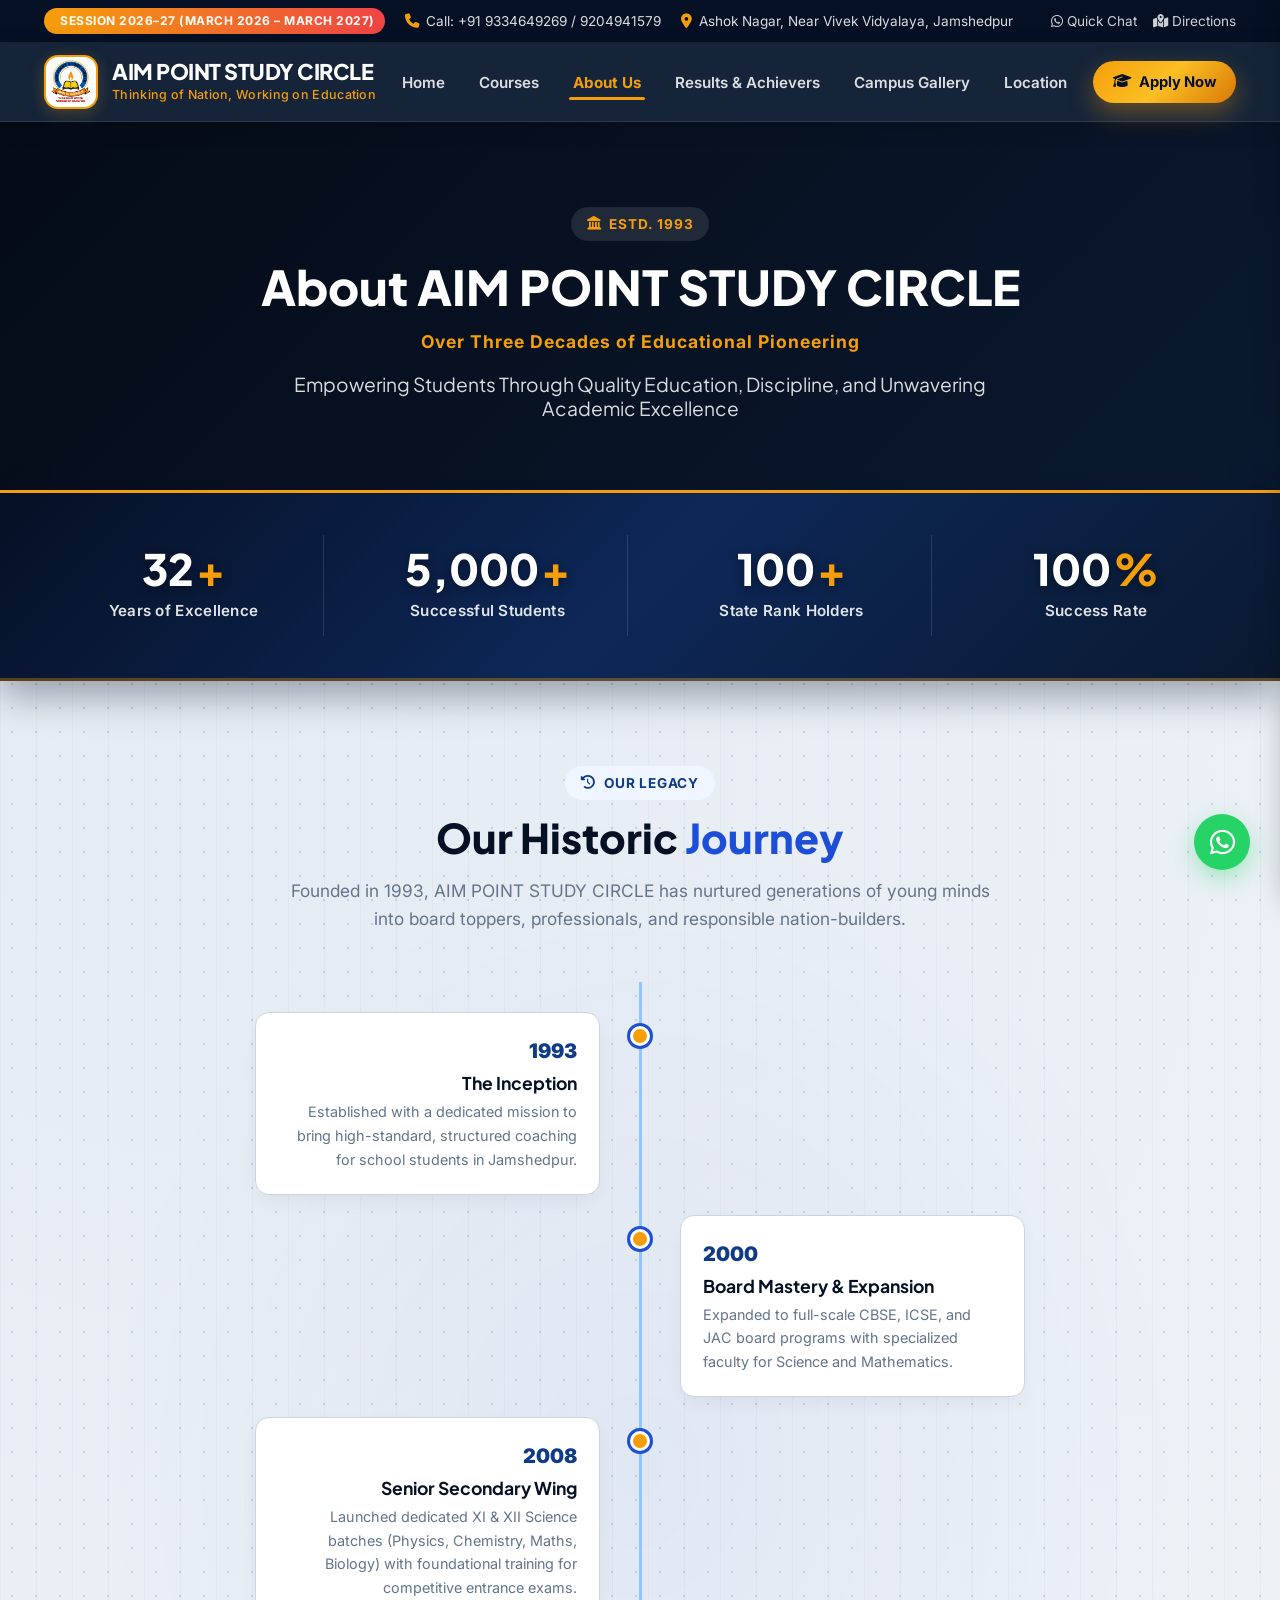
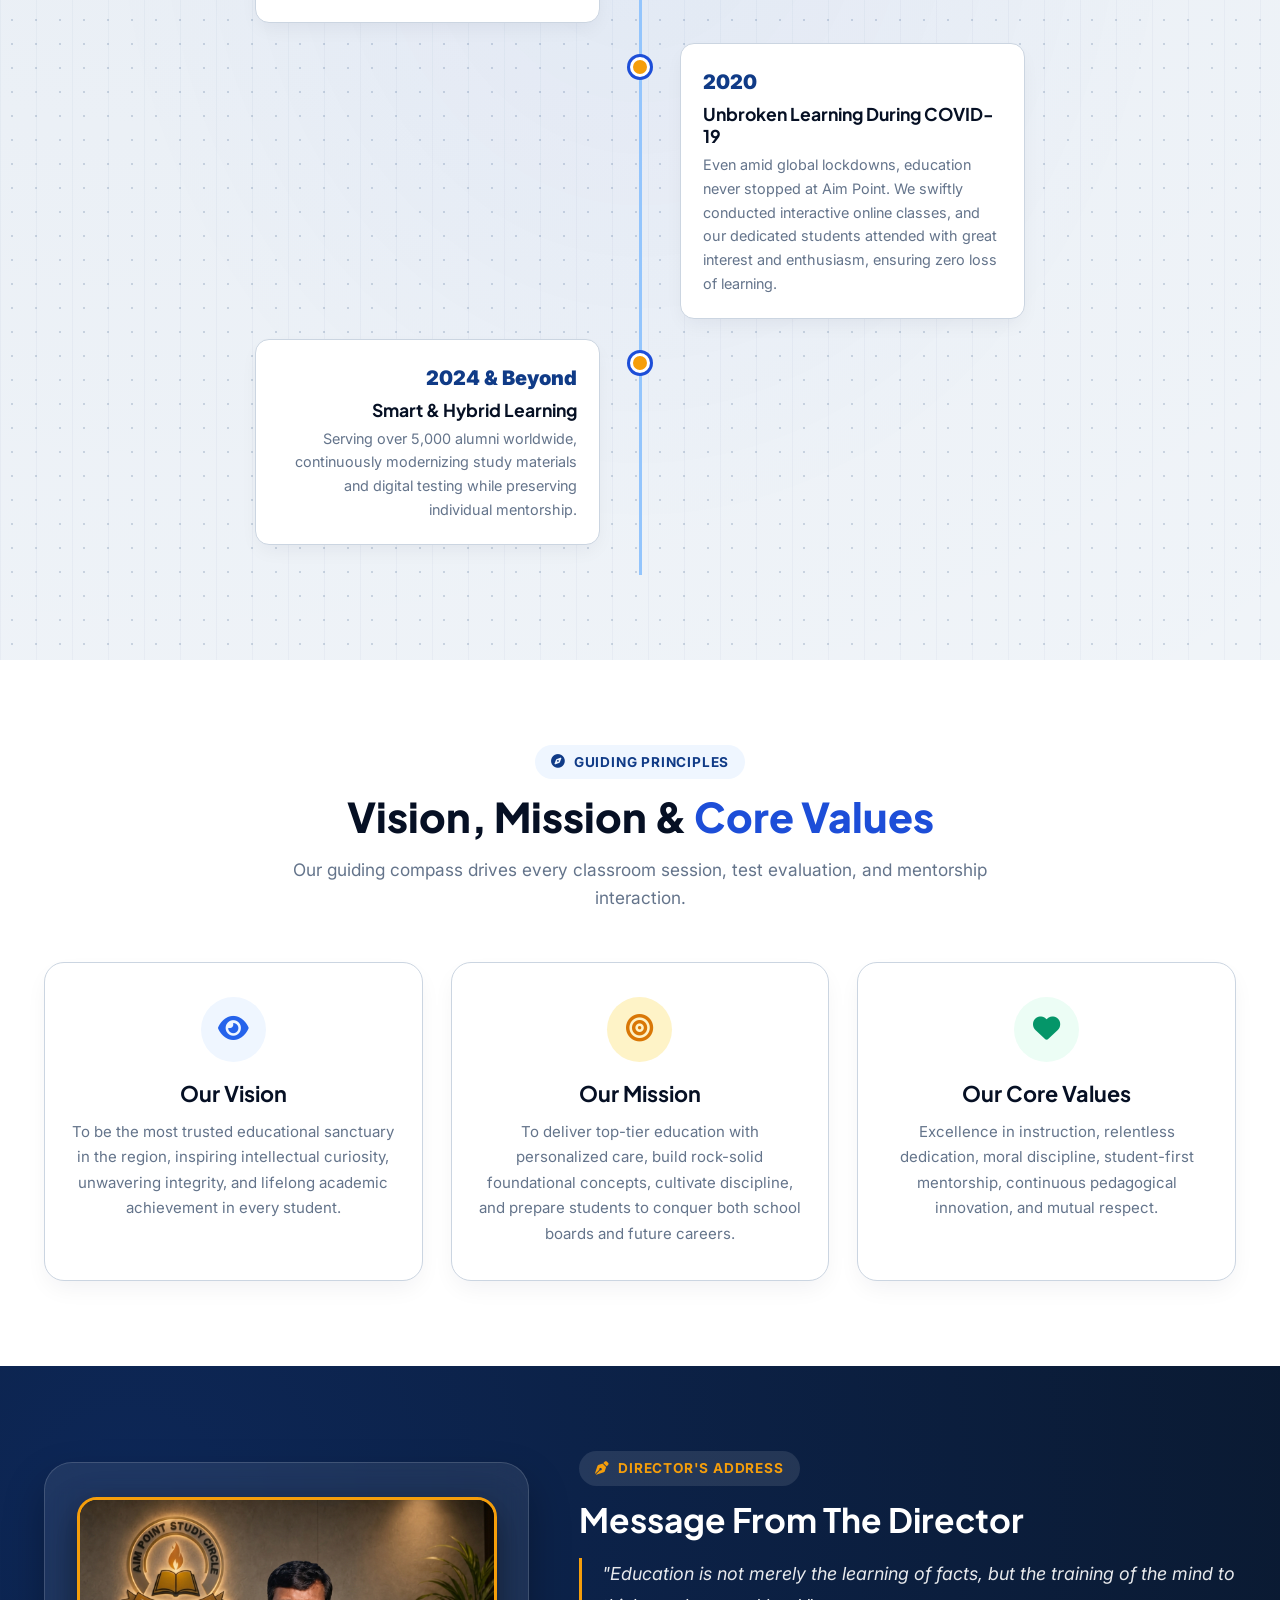
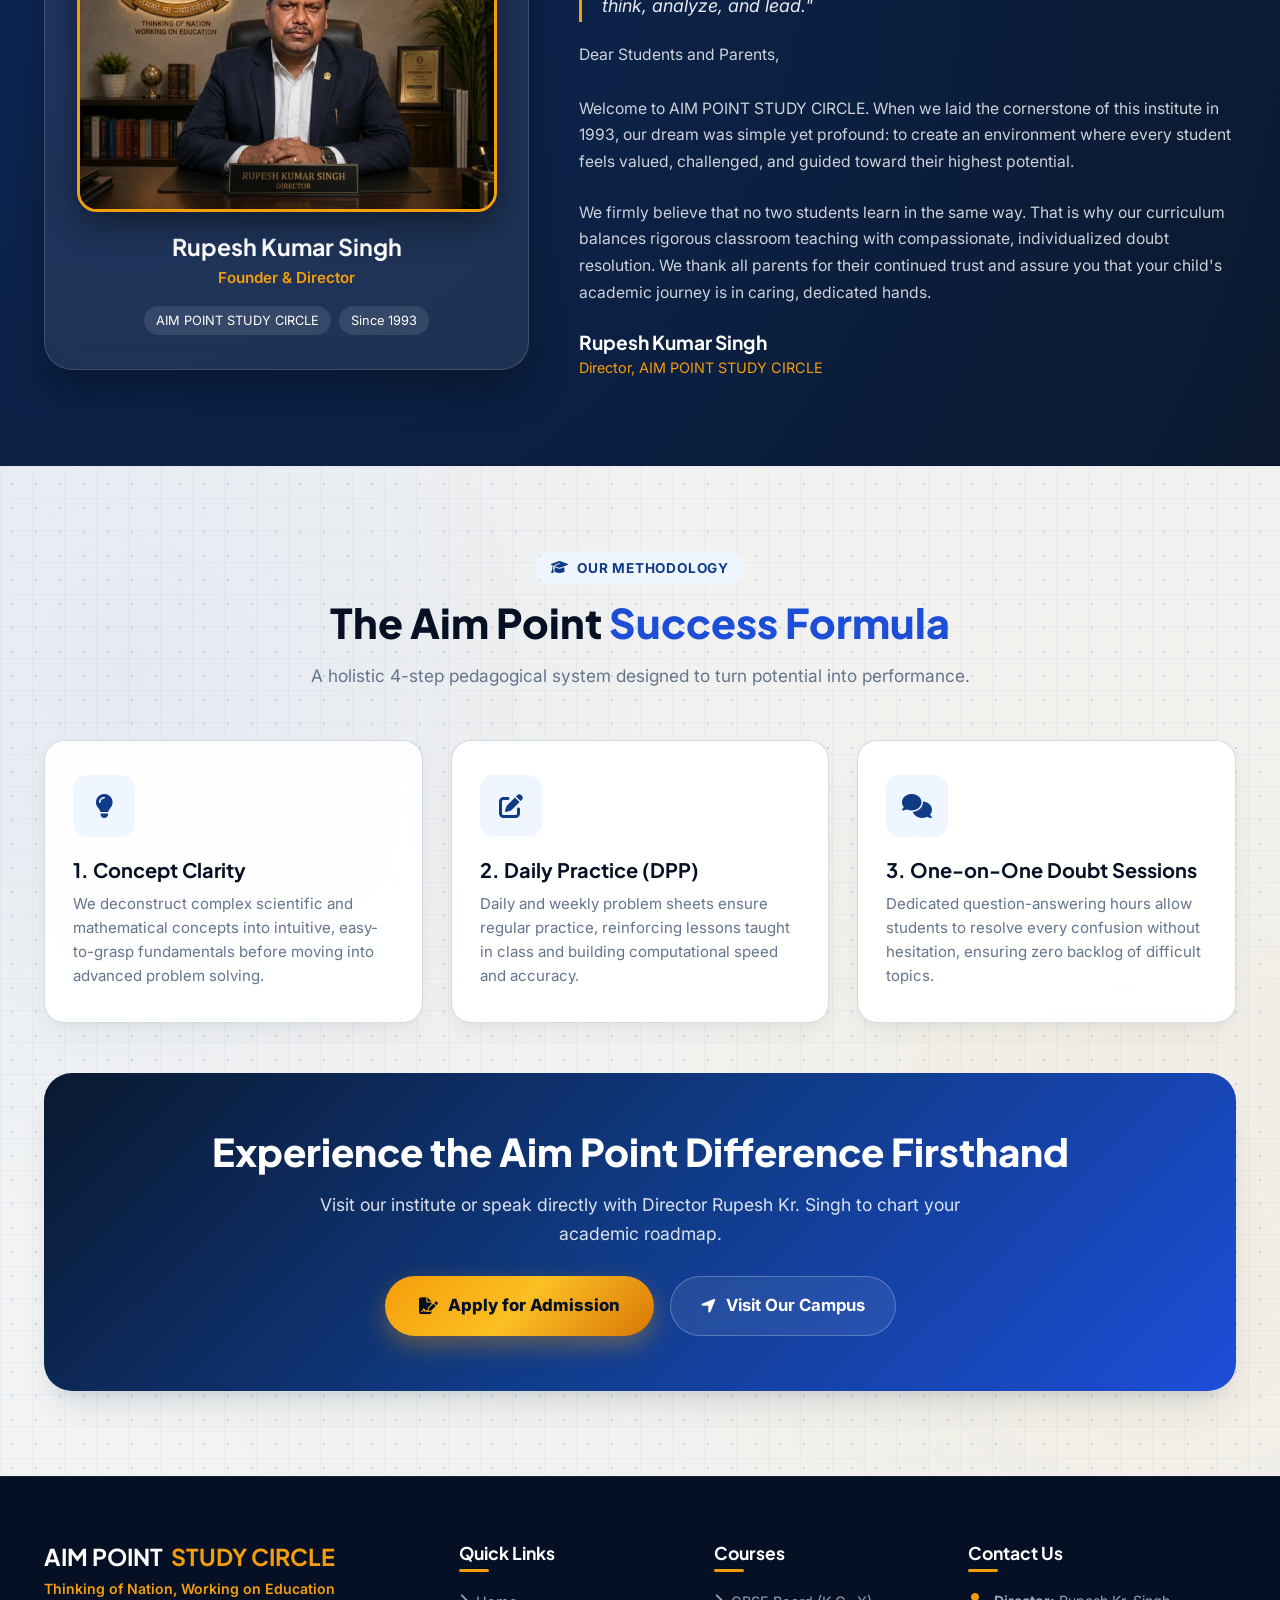
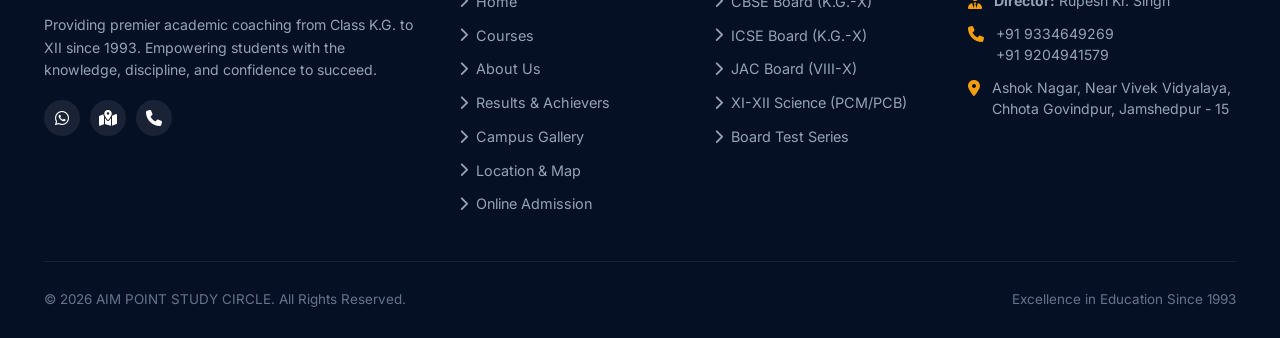
<file: about.html>
<!DOCTYPE html>
<html lang="en">

<head>
    <meta charset="UTF-8">
    <meta name="viewport" content="width=device-width, initial-scale=1.0">
    <title>About Us | AIM POINT STUDY CIRCLE</title>
    <meta name="description" content="Learn about AIM POINT STUDY CIRCLE - Our 30+ years legacy of academic excellence, experienced faculty, vision, mission, and message from Director Rupesh Kumar Singh.">

    <!-- Google Fonts -->
    <link rel="preconnect" href="https://fonts.googleapis.com">
    <link rel="preconnect" href="https://fonts.gstatic.com" crossorigin>
    <link href="https://fonts.googleapis.com/css2?family=Inter:wght@300;400;500;600;700&family=Outfit:wght@400;500;600;700;800;900&family=Plus+Jakarta+Sans:wght@400;500;600;700;800&display=swap" rel="stylesheet">

    <!-- FontAwesome 6 CDN -->
    <link rel="stylesheet" href="https://cdnjs.cloudflare.com/ajax/libs/font-awesome/6.5.1/css/all.min.css">

    <!-- Stylesheet -->
    <link rel="stylesheet" href="style.css">
</head>

<body>

    <!-- ================= TOP INFO BAR ================= -->
    <div class="top-bar">
        <div class="container">
            <div class="top-bar-left">
                <div class="top-bar-item">
                    <span class="admission-badge-pill">
                        <i class="fa-solid fa-sparkles"></i> Session 2026–27 (March 2026 – March 2027)
                    </span>
                </div>
                <div class="top-bar-item">
                    <i class="fa-solid fa-phone"></i>
                    <span>Call: <a href="tel:9334649269">+91 9334649269</a> / <a href="tel:9204941579">9204941579</a></span>
                </div>
                <div class="top-bar-item">
                    <i class="fa-solid fa-location-dot"></i>
                    <span>Ashok Nagar, Near Vivek Vidyalaya, Jamshedpur</span>
                </div>
            </div>
            <div class="top-bar-right">
                <a href="https://wa.me/919334649269" target="_blank" title="WhatsApp Chat">
                    <i class="fa-brands fa-whatsapp"></i> Quick Chat
                </a>
                <a href="location.html" title="Get Directions">
                    <i class="fa-solid fa-map-location-dot"></i> Directions
                </a>
            </div>
        </div>
    </div>

    <!-- ================= STICKY HEADER & NAVBAR ================= -->
    <header>
        <div class="container">
            <nav class="navbar">
                <a href="index.html" class="logo-section">
                    <div class="logo-container">
                        <img src="logo.png" alt="Aim Point Logo">
                    </div>
                    <div class="logo-text">
                        <h1>AIM POINT <span>STUDY CIRCLE</span></h1>
                        <p>Thinking of Nation, Working on Education</p>
                    </div>
                </a>

                <ul class="nav-menu">
                    <li><a href="index.html">Home</a></li>
                    <li><a href="courses.html">Courses</a></li>
                    <li class="active"><a href="about.html">About Us</a></li>
                    <li><a href="results.html">Results & Achievers</a></li>
                    <li><a href="gallery.html">Campus Gallery</a></li>
                    <li><a href="location.html">Location</a></li>
                </ul>

                <div class="nav-actions">
                    <a href="admission.html" class="btn-header-join">
                        <i class="fa-solid fa-graduation-cap"></i> Apply Now
                    </a>
                    <button class="mobile-toggle" aria-label="Toggle navigation">
                        <i class="fa-solid fa-bars-staggered"></i>
                    </button>
                </div>
            </nav>
        </div>
    </header>

    <!-- ================= MOBILE DRAWER ================= -->
    <div class="mobile-drawer-overlay"></div>
    <div class="mobile-drawer">
        <div>
            <div class="mobile-drawer-header">
                <div class="logo-text">
                    <h1 style="font-size: 1.15rem; color: #fff;">AIM POINT</h1>
                    <p style="font-size: 0.72rem; color: var(--accent-gold);">STUDY CIRCLE</p>
                </div>
                <button class="mobile-drawer-close" aria-label="Close menu">
                    <i class="fa-solid fa-xmark"></i>
                </button>
            </div>
            <ul class="mobile-nav-links">
                <li><a href="index.html"><i class="fa-solid fa-house"></i> Home</a></li>
                <li><a href="courses.html"><i class="fa-solid fa-book-open"></i> Courses</a></li>
                <li class="active"><a href="about.html"><i class="fa-solid fa-school"></i> About Us</a></li>
                <li><a href="results.html"><i class="fa-solid fa-trophy"></i> Results</a></li>
                <li><a href="gallery.html"><i class="fa-solid fa-images"></i> Campus Gallery</a></li>
                <li><a href="location.html"><i class="fa-solid fa-map-pin"></i> Location</a></li>
            </ul>
        </div>
        <div class="mobile-drawer-footer">
            <a href="admission.html" class="btn-primary" style="width: 100%; justify-content: center; padding: 12px;">
                <i class="fa-solid fa-user-plus"></i> Join / Admission
            </a>
        </div>
    </div>

    <!-- ================= ABOUT HERO ================= -->
    <section class="about-hero">
        <div class="container">
            <div class="section-pill" style="background: rgba(255,255,255,0.1); color: var(--accent-gold); margin: 0 auto 16px auto;">
                <i class="fa-solid fa-landmark"></i> Estd. 1993
            </div>
            <h1>About AIM POINT STUDY CIRCLE</h1>
            <p class="estd">Over Three Decades of Educational Pioneering</p>
            <h2>
                Empowering Students Through Quality Education, Discipline, and Unwavering Academic Excellence
            </h2>
        </div>
    </section>

    <!-- ================= STATS SECTION ================= -->
    <div class="stats-section">
        <div class="container">
            <div class="stats-grid">
                <div class="stat-item">
                    <div class="stat-number">
                        <span class="stat-number-value" data-target="32">0</span>
                        <span class="counter-suffix">+</span>
                    </div>
                    <div class="stat-label">Years of Excellence</div>
                </div>
                <div class="stat-item">
                    <div class="stat-number">
                        <span class="stat-number-value" data-target="5000">0</span>
                        <span class="counter-suffix">+</span>
                    </div>
                    <div class="stat-label">Successful Students</div>
                </div>
                <div class="stat-item">
                    <div class="stat-number">
                        <span class="stat-number-value" data-target="100">0</span>
                        <span class="counter-suffix">+</span>
                    </div>
                    <div class="stat-label">State Rank Holders</div>
                </div>
                <div class="stat-item">
                    <div class="stat-number">
                        <span class="stat-number-value" data-target="100">0</span>
                        <span class="counter-suffix">%</span>
                    </div>
                    <div class="stat-label">Success Rate</div>
                </div>
            </div>
        </div>
    </div>

    <!-- ================= JOURNEY & TIMELINE ================= -->
    <section class="timeline-section">
        <div class="container">
            <div class="section-header">
                <div class="section-pill">
                    <i class="fa-solid fa-clock-rotate-left"></i> Our Legacy
                </div>
                <h2 class="section-title">
                    Our Historic <span>Journey</span>
                </h2>
                <p class="section-subtitle">
                    Founded in 1993, AIM POINT STUDY CIRCLE has nurtured generations of young minds into board toppers, professionals, and responsible nation-builders.
                </p>
            </div>

            <div class="timeline">
                <div class="timeline-item left">
                    <div class="timeline-dot"></div>
                    <div class="timeline-content">
                        <div class="timeline-year">1993</div>
                        <h3>The Inception</h3>
                        <p>Established with a dedicated mission to bring high-standard, structured coaching for school students in Jamshedpur.</p>
                    </div>
                </div>

                <div class="timeline-item right">
                    <div class="timeline-dot"></div>
                    <div class="timeline-content">
                        <div class="timeline-year">2000</div>
                        <h3>Board Mastery & Expansion</h3>
                        <p>Expanded to full-scale CBSE, ICSE, and JAC board programs with specialized faculty for Science and Mathematics.</p>
                    </div>
                </div>

                <div class="timeline-item left">
                    <div class="timeline-dot"></div>
                    <div class="timeline-content">
                        <div class="timeline-year">2008</div>
                        <h3>Senior Secondary Wing</h3>
                        <p>Launched dedicated XI & XII Science batches (Physics, Chemistry, Maths, Biology) with foundational training for competitive entrance exams.</p>
                    </div>
                </div>

                <div class="timeline-item right">
                    <div class="timeline-dot"></div>
                    <div class="timeline-content">
                        <div class="timeline-year">2020</div>
                        <h3>Unbroken Learning During COVID-19</h3>
                        <p>Even amid global lockdowns, education never stopped at Aim Point. We swiftly conducted interactive online classes, and our dedicated students attended with great interest and enthusiasm, ensuring zero loss of learning.</p>
                    </div>
                </div>

                <div class="timeline-item left">
                    <div class="timeline-dot"></div>
                    <div class="timeline-content">
                        <div class="timeline-year">2024 & Beyond</div>
                        <h3>Smart & Hybrid Learning</h3>
                        <p>Serving over 5,000 alumni worldwide, continuously modernizing study materials and digital testing while preserving individual mentorship.</p>
                    </div>
                </div>
            </div>
        </div>
    </section>

    <!-- ================= VISION MISSION VALUES ================= -->
    <section class="features-section" style="background: #ffffff;">
        <div class="container">
            <div class="section-header">
                <div class="section-pill">
                    <i class="fa-solid fa-compass"></i> Guiding Principles
                </div>
                <h2 class="section-title">
                    Vision, Mission & <span>Core Values</span>
                </h2>
                <p class="section-subtitle">
                    Our guiding compass drives every classroom session, test evaluation, and mentorship interaction.
                </p>
            </div>

            <div class="vmv-grid">
                <div class="vmv-card vision">
                    <div class="vmv-icon">
                        <i class="fa-solid fa-eye"></i>
                    </div>
                    <h3>Our Vision</h3>
                    <p>
                        To be the most trusted educational sanctuary in the region, inspiring intellectual curiosity, unwavering integrity, and lifelong academic achievement in every student.
                    </p>
                </div>

                <div class="vmv-card mission">
                    <div class="vmv-icon">
                        <i class="fa-solid fa-bullseye"></i>
                    </div>
                    <h3>Our Mission</h3>
                    <p>
                        To deliver top-tier education with personalized care, build rock-solid foundational concepts, cultivate discipline, and prepare students to conquer both school boards and future careers.
                    </p>
                </div>

                <div class="vmv-card values">
                    <div class="vmv-icon">
                        <i class="fa-solid fa-heart"></i>
                    </div>
                    <h3>Our Core Values</h3>
                    <p>
                        Excellence in instruction, relentless dedication, moral discipline, student-first mentorship, continuous pedagogical innovation, and mutual respect.
                    </p>
                </div>
            </div>
        </div>
    </section>

    <!-- ================= DIRECTOR'S MESSAGE SECTION ================= -->
    <section class="director-spotlight">
        <div class="container">
            <div class="director-grid">
                <div class="director-card-visual">
                    <div class="director-photo-frame">
                        <img src="director.png" alt="Director Rupesh Kumar Singh" onerror="this.onerror=null; this.src='assets/director.png';">
                    </div>
                    <h3>Rupesh Kumar Singh</h3>
                    <p>Founder & Director</p>
                    <div class="director-badge-tags">
                        <span>AIM POINT STUDY CIRCLE</span>
                        <span>Since 1993</span>
                    </div>
                </div>

                <div class="director-message-content">
                    <div class="section-pill" style="background: rgba(255,255,255,0.1); color: var(--accent-gold);">
                        <i class="fa-solid fa-pen-nib"></i> Director's Address
                    </div>
                    <h2>Message From The Director</h2>
                    <div class="director-quote">
                        "Education is not merely the learning of facts, but the training of the mind to think, analyze, and lead."
                    </div>
                    <p>
                        Dear Students and Parents,<br><br>
                        Welcome to AIM POINT STUDY CIRCLE. When we laid the cornerstone of this institute in 1993, our dream was simple yet profound: to create an environment where every student feels valued, challenged, and guided toward their highest potential.
                    </p>
                    <p>
                        We firmly believe that no two students learn in the same way. That is why our curriculum balances rigorous classroom teaching with compassionate, individualized doubt resolution. We thank all parents for their continued trust and assure you that your child's academic journey is in caring, dedicated hands.
                    </p>
                    <div style="margin-top: 20px;">
                        <h4 style="color: #fff; font-size: 1.2rem;">Rupesh Kumar Singh</h4>
                        <span style="color: var(--accent-gold); font-size: 0.9rem;">Director, AIM POINT STUDY CIRCLE</span>
                    </div>
                </div>
            </div>
        </div>
    </section>

    <!-- ================= PEDAGOGY / TEACHING METHODOLOGY ================= -->
    <section class="features-section">
        <div class="container">
            <div class="section-header">
                <div class="section-pill">
                    <i class="fa-solid fa-graduation-cap"></i> Our Methodology
                </div>
                <h2 class="section-title">
                    The Aim Point <span>Success Formula</span>
                </h2>
                <p class="section-subtitle">
                    A holistic 4-step pedagogical system designed to turn potential into performance.
                </p>
            </div>

            <div class="features-grid">
                <div class="feature-card">
                    <div class="feature-icon-wrapper">
                        <i class="fa-solid fa-lightbulb"></i>
                    </div>
                    <h3>1. Concept Clarity</h3>
                    <p>We deconstruct complex scientific and mathematical concepts into intuitive, easy-to-grasp fundamentals before moving into advanced problem solving.</p>
                </div>

                <div class="feature-card">
                    <div class="feature-icon-wrapper">
                        <i class="fa-solid fa-pen-to-square"></i>
                    </div>
                    <h3>2. Daily Practice (DPP)</h3>
                    <p>Daily and weekly problem sheets ensure regular practice, reinforcing lessons taught in class and building computational speed and accuracy.</p>
                </div>

                <div class="feature-card">
                    <div class="feature-icon-wrapper">
                        <i class="fa-solid fa-comments"></i>
                    </div>
                    <h3>3. One-on-One Doubt Sessions</h3>
                    <p>Dedicated question-answering hours allow students to resolve every confusion without hesitation, ensuring zero backlog of difficult topics.</p>
                </div>
            </div>

            <!-- CTA Banner -->
            <div class="cta-banner" style="margin-top: 50px;">
                <h2>Experience the Aim Point Difference Firsthand</h2>
                <p>Visit our institute or speak directly with Director Rupesh Kr. Singh to chart your academic roadmap.</p>
                <div class="cta-banner-buttons">
                    <a href="admission.html" class="btn-primary">
                        <i class="fa-solid fa-file-signature"></i> Apply for Admission
                    </a>
                    <a href="location.html" class="btn-secondary">
                        <i class="fa-solid fa-location-arrow"></i> Visit Our Campus
                    </a>
                </div>
            </div>
        </div>
    </section>

    <!-- ================= FOOTER ================= -->
    <footer>
        <div class="container">
            <div class="footer-grid">
                <div class="footer-brand">
                    <h2>AIM POINT <span>STUDY CIRCLE</span></h2>
                    <p class="tagline">Thinking of Nation, Working on Education</p>
                    <p class="desc">
                        Providing premier academic coaching from Class K.G. to XII since 1993. Empowering students with the knowledge, discipline, and confidence to succeed.
                    </p>
                    <div class="footer-socials">
                        <a href="https://wa.me/919334649269" class="footer-social-btn" target="_blank" title="WhatsApp"><i class="fa-brands fa-whatsapp"></i></a>
                        <a href="location.html" class="footer-social-btn" title="Location"><i class="fa-solid fa-map-location-dot"></i></a>
                        <a href="tel:9334649269" class="footer-social-btn" title="Call"><i class="fa-solid fa-phone"></i></a>
                    </div>
                </div>

                <div class="footer-col">
                    <h3>Quick Links</h3>
                    <ul class="footer-links">
                        <li><a href="index.html"><i class="fa-solid fa-chevron-right"></i> Home</a></li>
                        <li><a href="courses.html"><i class="fa-solid fa-chevron-right"></i> Courses</a></li>
                        <li><a href="about.html"><i class="fa-solid fa-chevron-right"></i> About Us</a></li>
                        <li><a href="results.html"><i class="fa-solid fa-chevron-right"></i> Results & Achievers</a></li>
                        <li><a href="gallery.html"><i class="fa-solid fa-chevron-right"></i> Campus Gallery</a></li>
                        <li><a href="location.html"><i class="fa-solid fa-chevron-right"></i> Location & Map</a></li>
                        <li><a href="admission.html"><i class="fa-solid fa-chevron-right"></i> Online Admission</a></li>
                    </ul>
                </div>

                <div class="footer-col">
                    <h3>Courses</h3>
                    <ul class="footer-links">
                        <li><a href="courses.html"><i class="fa-solid fa-chevron-right"></i> CBSE Board (K.G.-X)</a></li>
                        <li><a href="courses.html"><i class="fa-solid fa-chevron-right"></i> ICSE Board (K.G.-X)</a></li>
                        <li><a href="courses.html"><i class="fa-solid fa-chevron-right"></i> JAC Board (VIII-X)</a></li>
                        <li><a href="courses.html"><i class="fa-solid fa-chevron-right"></i> XI-XII Science (PCM/PCB)</a></li>
                        <li><a href="courses.html"><i class="fa-solid fa-chevron-right"></i> Board Test Series</a></li>
                    </ul>
                </div>

                <div class="footer-col">
                    <h3>Contact Us</h3>
                    <div class="footer-contact-info">
                        <div class="footer-contact-item">
                            <i class="fa-solid fa-user-tie"></i>
                            <div><strong>Director:</strong> Rupesh Kr. Singh</div>
                        </div>
                        <div class="footer-contact-item">
                            <i class="fa-solid fa-phone"></i>
                            <div><a href="tel:9334649269">+91 9334649269</a><br><a href="tel:9204941579">+91 9204941579</a></div>
                        </div>
                        <div class="footer-contact-item">
                            <i class="fa-solid fa-location-dot"></i>
                            <div>Ashok Nagar, Near Vivek Vidyalaya, Chhota Govindpur, Jamshedpur - 15</div>
                        </div>
                    </div>
                </div>
            </div>

            <div class="footer-bottom">
                <div>© 2026 AIM POINT STUDY CIRCLE. All Rights Reserved.</div>
                <div>Excellence in Education Since 1993</div>
            </div>
        </div>
    </footer>

    <!-- Floating WhatsApp Action -->
    <a href="https://wa.me/919334649269?text=Hello%20Aim%20Point%2C%20I%20would%20like%20to%20inquire%20about%20your%20courses." class="whatsapp-float" target="_blank" title="Chat on WhatsApp">
        <i class="fa-brands fa-whatsapp"></i>
    </a>

    <!-- Back To Top Button -->
    <a href="#" class="back-to-top" title="Scroll to top">
        <i class="fa-solid fa-arrow-up"></i>
    </a>

    <!-- Scripts -->
    <script src="script.js"></script>
</body>

</html>
</file>
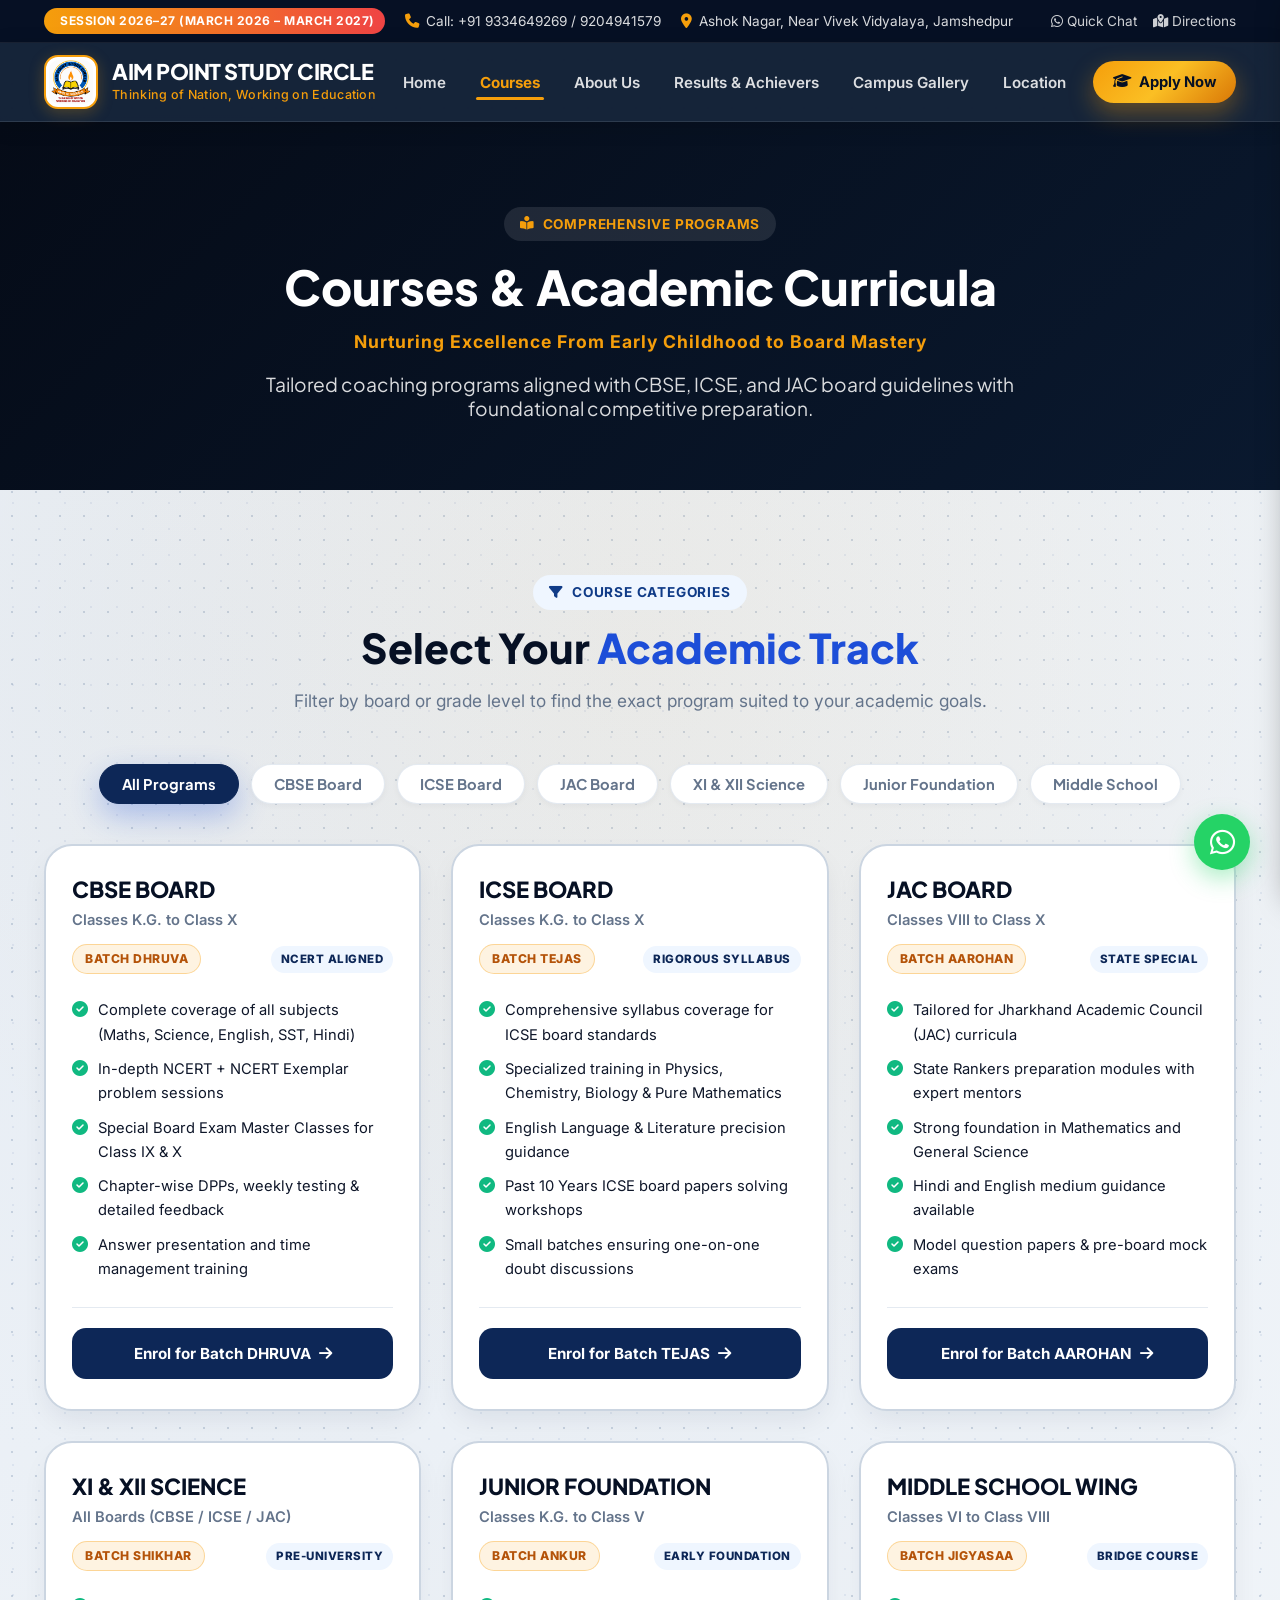
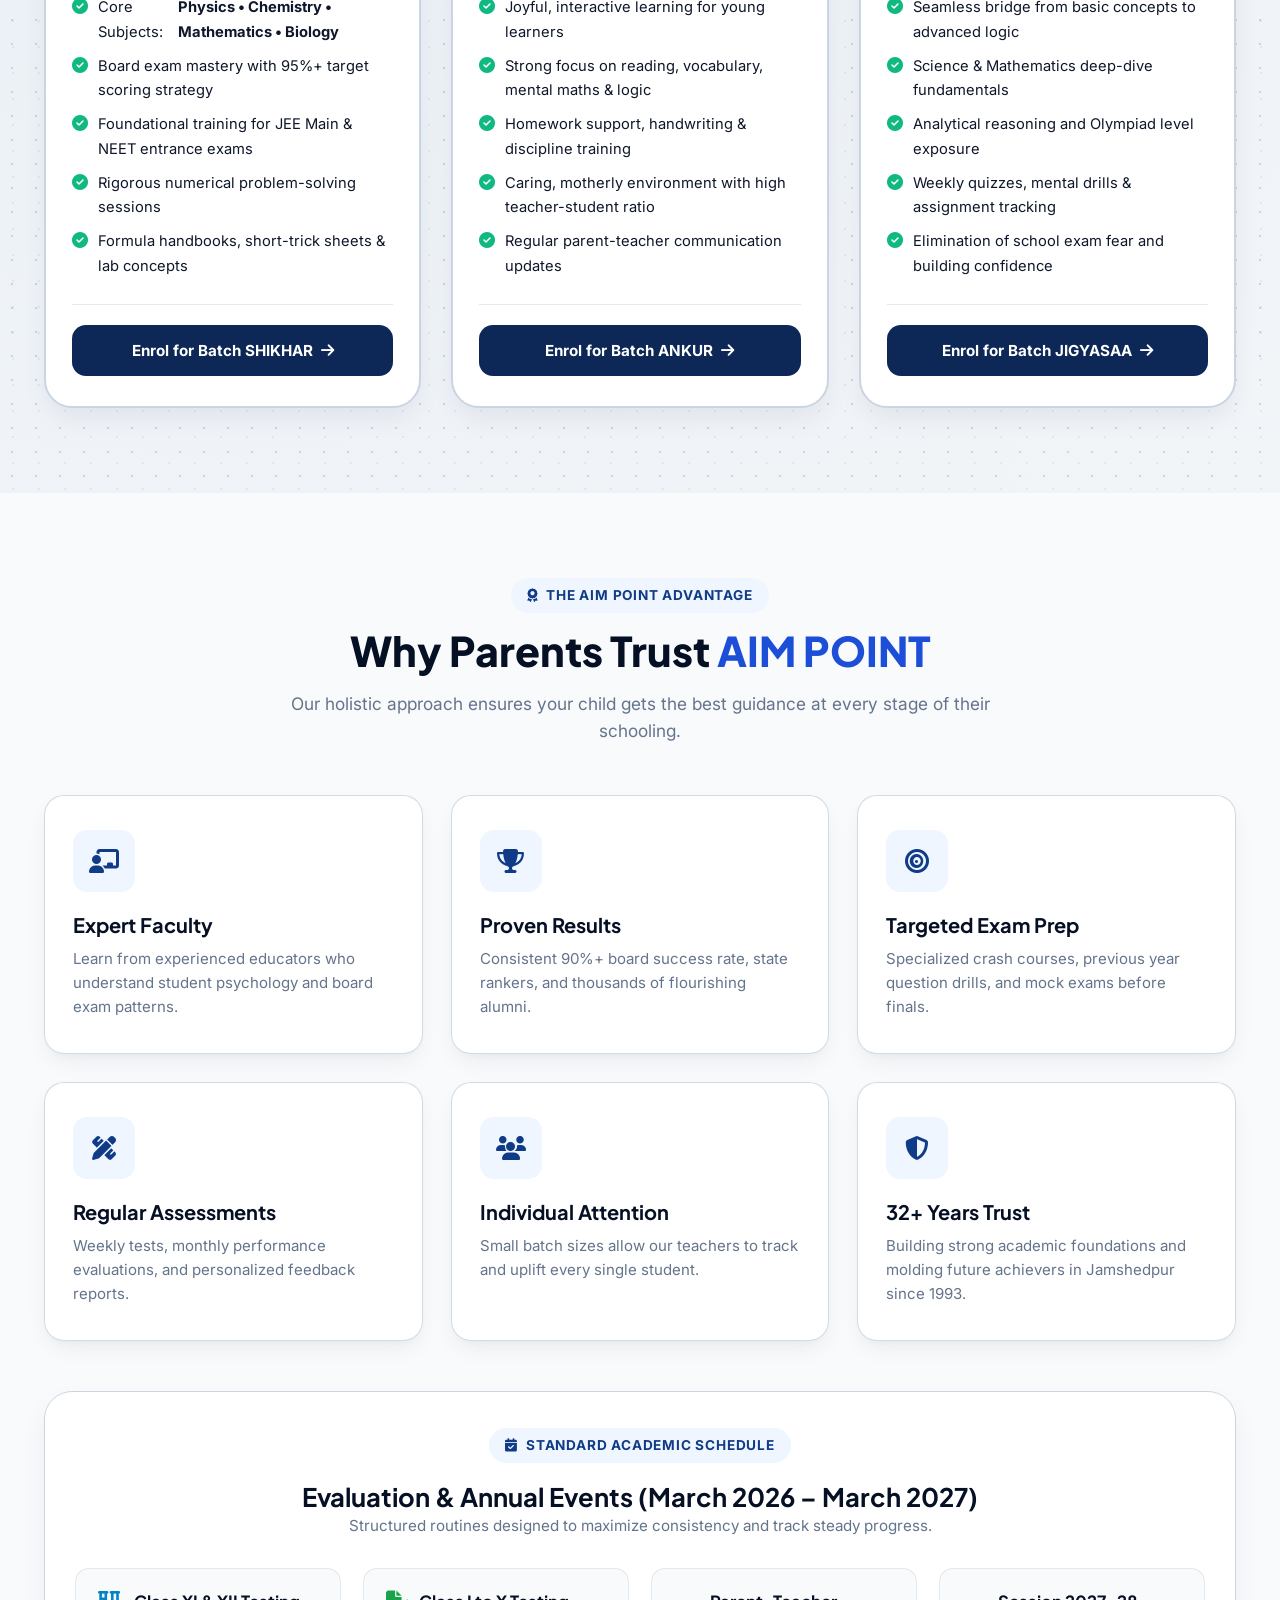
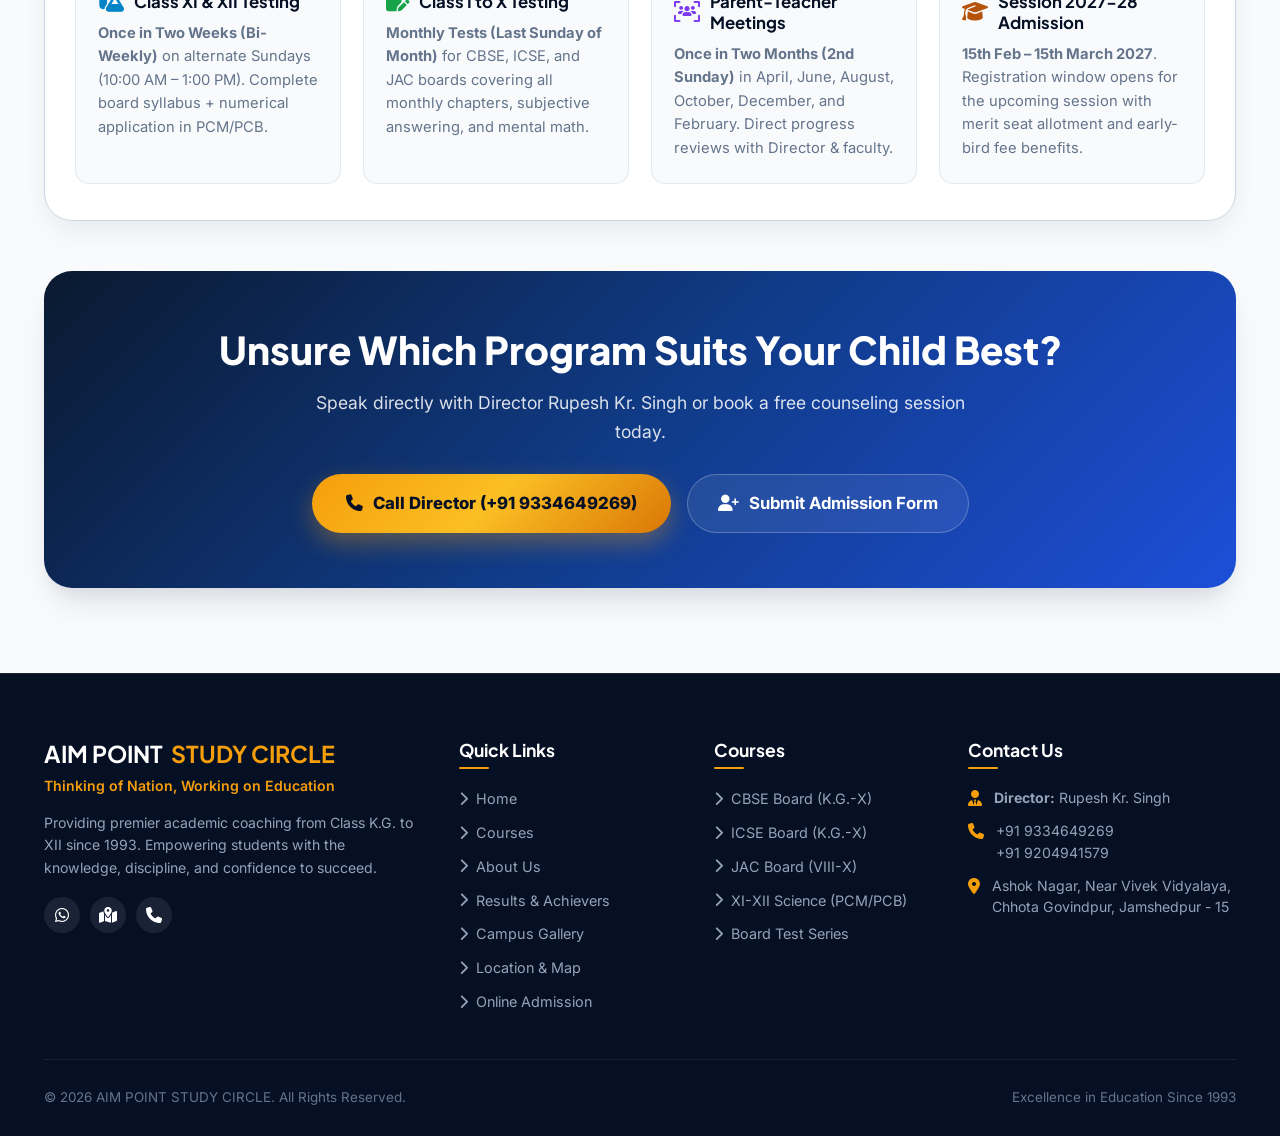
<file: courses.html>
<!DOCTYPE html>
<html lang="en">

<head>
    <meta charset="UTF-8">
    <meta name="viewport" content="width=device-width, initial-scale=1.0">
    <title>Academic Courses | AIM POINT STUDY CIRCLE</title>
    <meta name="description" content="Explore comprehensive courses for CBSE, ICSE, JAC boards (K.G. to XII) and Senior Secondary Science (PCM/PCB) at AIM POINT STUDY CIRCLE Jamshedpur.">

    <!-- Google Fonts -->
    <link rel="preconnect" href="https://fonts.googleapis.com">
    <link rel="preconnect" href="https://fonts.gstatic.com" crossorigin>
    <link href="https://fonts.googleapis.com/css2?family=Inter:wght@300;400;500;600;700&family=Outfit:wght@400;500;600;700;800;900&family=Plus+Jakarta+Sans:wght@400;500;600;700;800&display=swap" rel="stylesheet">

    <!-- FontAwesome 6 CDN -->
    <link rel="stylesheet" href="https://cdnjs.cloudflare.com/ajax/libs/font-awesome/6.5.1/css/all.min.css">

    <!-- Stylesheet -->
    <link rel="stylesheet" href="style.css">
</head>

<body>

    <!-- ================= TOP INFO BAR ================= -->
    <div class="top-bar">
        <div class="container">
            <div class="top-bar-left">
                <div class="top-bar-item">
                    <span class="admission-badge-pill">
                        <i class="fa-solid fa-sparkles"></i> Session 2026–27 (March 2026 – March 2027)
                    </span>
                </div>
                <div class="top-bar-item">
                    <i class="fa-solid fa-phone"></i>
                    <span>Call: <a href="tel:9334649269">+91 9334649269</a> / <a href="tel:9204941579">9204941579</a></span>
                </div>
                <div class="top-bar-item">
                    <i class="fa-solid fa-location-dot"></i>
                    <span>Ashok Nagar, Near Vivek Vidyalaya, Jamshedpur</span>
                </div>
            </div>
            <div class="top-bar-right">
                <a href="https://wa.me/919334649269" target="_blank" title="WhatsApp Chat">
                    <i class="fa-brands fa-whatsapp"></i> Quick Chat
                </a>
                <a href="location.html" title="Get Directions">
                    <i class="fa-solid fa-map-location-dot"></i> Directions
                </a>
            </div>
        </div>
    </div>

    <!-- ================= STICKY HEADER & NAVBAR ================= -->
    <header>
        <div class="container">
            <nav class="navbar">
                <a href="index.html" class="logo-section">
                    <div class="logo-container">
                        <img src="logo.png" alt="Aim Point Logo">
                    </div>
                    <div class="logo-text">
                        <h1>AIM POINT <span>STUDY CIRCLE</span></h1>
                        <p>Thinking of Nation, Working on Education</p>
                    </div>
                </a>

                <ul class="nav-menu">
                    <li><a href="index.html">Home</a></li>
                    <li class="active"><a href="courses.html">Courses</a></li>
                    <li><a href="about.html">About Us</a></li>
                    <li><a href="results.html">Results & Achievers</a></li>
                    <li><a href="gallery.html">Campus Gallery</a></li>
                    <li><a href="location.html">Location</a></li>
                </ul>

                <div class="nav-actions">
                    <a href="admission.html" class="btn-header-join">
                        <i class="fa-solid fa-graduation-cap"></i> Apply Now
                    </a>
                    <button class="mobile-toggle" aria-label="Toggle navigation">
                        <i class="fa-solid fa-bars-staggered"></i>
                    </button>
                </div>
            </nav>
        </div>
    </header>

    <!-- ================= MOBILE DRAWER ================= -->
    <div class="mobile-drawer-overlay"></div>
    <div class="mobile-drawer">
        <div>
            <div class="mobile-drawer-header">
                <div class="logo-text">
                    <h1 style="font-size: 1.15rem; color: #fff;">AIM POINT</h1>
                    <p style="font-size: 0.72rem; color: var(--accent-gold);">STUDY CIRCLE</p>
                </div>
                <button class="mobile-drawer-close" aria-label="Close menu">
                    <i class="fa-solid fa-xmark"></i>
                </button>
            </div>
            <ul class="mobile-nav-links">
                <li><a href="index.html"><i class="fa-solid fa-house"></i> Home</a></li>
                <li class="active"><a href="courses.html"><i class="fa-solid fa-book-open"></i> Courses</a></li>
                <li><a href="about.html"><i class="fa-solid fa-school"></i> About Us</a></li>
                <li><a href="results.html"><i class="fa-solid fa-trophy"></i> Results</a></li>
                <li><a href="gallery.html"><i class="fa-solid fa-images"></i> Campus Gallery</a></li>
                <li><a href="location.html"><i class="fa-solid fa-map-pin"></i> Location</a></li>
            </ul>
        </div>
        <div class="mobile-drawer-footer">
            <a href="admission.html" class="btn-primary" style="width: 100%; justify-content: center; padding: 12px;">
                <i class="fa-solid fa-user-plus"></i> Join / Admission
            </a>
        </div>
    </div>

    <!-- ================= COURSES HERO ================= -->
    <section class="about-hero">
        <div class="container">
            <div class="section-pill" style="background: rgba(255,255,255,0.1); color: var(--accent-gold); margin: 0 auto 16px auto;">
                <i class="fa-solid fa-book-open-reader"></i> Comprehensive Programs
            </div>
            <h1>Courses & Academic Curricula</h1>
            <p class="estd">Nurturing Excellence From Early Childhood to Board Mastery</p>
            <h2>
                Tailored coaching programs aligned with CBSE, ICSE, and JAC board guidelines with foundational competitive preparation.
            </h2>
        </div>
    </section>

    <!-- ================= COURSES CATALOG ================= -->
    <section class="courses-section">
        <div class="container">
            <div class="section-header">
                <div class="section-pill">
                    <i class="fa-solid fa-filter"></i> Course Categories
                </div>
                <h2 class="section-title">
                    Select Your <span>Academic Track</span>
                </h2>
                <p class="section-subtitle">
                    Filter by board or grade level to find the exact program suited to your academic goals.
                </p>
            </div>

            <!-- Filter Tabs -->
            <div class="courses-filter-tabs">
                <button class="filter-tab-btn active" data-filter="all">All Programs</button>
                <button class="filter-tab-btn" data-filter="cbse">CBSE Board</button>
                <button class="filter-tab-btn" data-filter="icse">ICSE Board</button>
                <button class="filter-tab-btn" data-filter="jac">JAC Board</button>
                <button class="filter-tab-btn" data-filter="senior">XI & XII Science</button>
                <button class="filter-tab-btn" data-filter="junior">Junior Foundation</button>
                <button class="filter-tab-btn" data-filter="middle">Middle School</button>
            </div>

            <!-- Courses Grid -->
            <div class="courses-grid">

                <!-- CBSE Course Card - BATCH DHRUVA -->
                <div class="course-card" data-category="cbse">
                    <div>
                        <div class="course-header">
                            <h3 class="course-board-name">CBSE BOARD</h3>
                            <span class="course-classes">Classes K.G. to Class X</span>
                            <div class="course-badges-row">
                                <span class="batch-tag">BATCH DHRUVA</span>
                                <span class="course-badge">NCERT ALIGNED</span>
                            </div>
                        </div>
                        <ul class="course-features-list">
                            <li><i class="fa-solid fa-circle-check"></i> Complete coverage of all subjects (Maths, Science, English, SST, Hindi)</li>
                            <li><i class="fa-solid fa-circle-check"></i> In-depth NCERT + NCERT Exemplar problem sessions</li>
                            <li><i class="fa-solid fa-circle-check"></i> Special Board Exam Master Classes for Class IX & X</li>
                            <li><i class="fa-solid fa-circle-check"></i> Chapter-wise DPPs, weekly testing & detailed feedback</li>
                            <li><i class="fa-solid fa-circle-check"></i> Answer presentation and time management training</li>
                        </ul>
                    </div>
                    <div class="course-card-footer">
                        <a href="admission.html" class="course-btn-action">
                            <span>Enrol for Batch DHRUVA</span>
                            <i class="fa-solid fa-arrow-right"></i>
                        </a>
                    </div>
                </div>

                <!-- ICSE Course Card - BATCH TEJAS -->
                <div class="course-card" data-category="icse">
                    <div>
                        <div class="course-header">
                            <h3 class="course-board-name">ICSE BOARD</h3>
                            <span class="course-classes">Classes K.G. to Class X</span>
                            <div class="course-badges-row">
                                <span class="batch-tag">BATCH TEJAS</span>
                                <span class="course-badge">RIGOROUS SYLLABUS</span>
                            </div>
                        </div>
                        <ul class="course-features-list">
                            <li><i class="fa-solid fa-circle-check"></i> Comprehensive syllabus coverage for ICSE board standards</li>
                            <li><i class="fa-solid fa-circle-check"></i> Specialized training in Physics, Chemistry, Biology & Pure Mathematics</li>
                            <li><i class="fa-solid fa-circle-check"></i> English Language & Literature precision guidance</li>
                            <li><i class="fa-solid fa-circle-check"></i> Past 10 Years ICSE board papers solving workshops</li>
                            <li><i class="fa-solid fa-circle-check"></i> Small batches ensuring one-on-one doubt discussions</li>
                        </ul>
                    </div>
                    <div class="course-card-footer">
                        <a href="admission.html" class="course-btn-action">
                            <span>Enrol for Batch TEJAS</span>
                            <i class="fa-solid fa-arrow-right"></i>
                        </a>
                    </div>
                </div>

                <!-- JAC Board Course Card - BATCH AAROHAN -->
                <div class="course-card" data-category="jac">
                    <div>
                        <div class="course-header">
                            <h3 class="course-board-name">JAC BOARD</h3>
                            <span class="course-classes">Classes VIII to Class X</span>
                            <div class="course-badges-row">
                                <span class="batch-tag">BATCH AAROHAN</span>
                                <span class="course-badge">STATE SPECIAL</span>
                            </div>
                        </div>
                        <ul class="course-features-list">
                            <li><i class="fa-solid fa-circle-check"></i> Tailored for Jharkhand Academic Council (JAC) curricula</li>
                            <li><i class="fa-solid fa-circle-check"></i> State Rankers preparation modules with expert mentors</li>
                            <li><i class="fa-solid fa-circle-check"></i> Strong foundation in Mathematics and General Science</li>
                            <li><i class="fa-solid fa-circle-check"></i> Hindi and English medium guidance available</li>
                            <li><i class="fa-solid fa-circle-check"></i> Model question papers & pre-board mock exams</li>
                        </ul>
                    </div>
                    <div class="course-card-footer">
                        <a href="admission.html" class="course-btn-action">
                            <span>Enrol for Batch AAROHAN</span>
                            <i class="fa-solid fa-arrow-right"></i>
                        </a>
                    </div>
                </div>

                <!-- Senior Secondary Science (XI & XII) - BATCH SHIKHAR -->
                <div class="course-card" data-category="senior">
                    <div>
                        <div class="course-header">
                            <h3 class="course-board-name">XI & XII SCIENCE</h3>
                            <span class="course-classes">All Boards (CBSE / ICSE / JAC)</span>
                            <div class="course-badges-row">
                                <span class="batch-tag">BATCH SHIKHAR</span>
                                <span class="course-badge">PRE-UNIVERSITY</span>
                            </div>
                        </div>
                        <ul class="course-features-list">
                            <li><i class="fa-solid fa-circle-check"></i> Core Subjects: <strong>Physics • Chemistry • Mathematics • Biology</strong></li>
                            <li><i class="fa-solid fa-circle-check"></i> Board exam mastery with 95%+ target scoring strategy</li>
                            <li><i class="fa-solid fa-circle-check"></i> Foundational training for JEE Main & NEET entrance exams</li>
                            <li><i class="fa-solid fa-circle-check"></i> Rigorous numerical problem-solving sessions</li>
                            <li><i class="fa-solid fa-circle-check"></i> Formula handbooks, short-trick sheets & lab concepts</li>
                        </ul>
                    </div>
                    <div class="course-card-footer">
                        <a href="admission.html" class="course-btn-action">
                            <span>Enrol for Batch SHIKHAR</span>
                            <i class="fa-solid fa-arrow-right"></i>
                        </a>
                    </div>
                </div>

                <!-- Junior Foundation (K.G. to V) - BATCH ANKUR -->
                <div class="course-card" data-category="junior">
                    <div>
                        <div class="course-header">
                            <h3 class="course-board-name">JUNIOR FOUNDATION</h3>
                            <span class="course-classes">Classes K.G. to Class V</span>
                            <div class="course-badges-row">
                                <span class="batch-tag">BATCH ANKUR</span>
                                <span class="course-badge">EARLY FOUNDATION</span>
                            </div>
                        </div>
                        <ul class="course-features-list">
                            <li><i class="fa-solid fa-circle-check"></i> Joyful, interactive learning for young learners</li>
                            <li><i class="fa-solid fa-circle-check"></i> Strong focus on reading, vocabulary, mental maths & logic</li>
                            <li><i class="fa-solid fa-circle-check"></i> Homework support, handwriting & discipline training</li>
                            <li><i class="fa-solid fa-circle-check"></i> Caring, motherly environment with high teacher-student ratio</li>
                            <li><i class="fa-solid fa-circle-check"></i> Regular parent-teacher communication updates</li>
                        </ul>
                    </div>
                    <div class="course-card-footer">
                        <a href="admission.html" class="course-btn-action">
                            <span>Enrol for Batch ANKUR</span>
                            <i class="fa-solid fa-arrow-right"></i>
                        </a>
                    </div>
                </div>

                <!-- Middle School (VI to VIII) - BATCH JIGYASAA -->
                <div class="course-card" data-category="middle">
                    <div>
                        <div class="course-header">
                            <h3 class="course-board-name">MIDDLE SCHOOL WING</h3>
                            <span class="course-classes">Classes VI to Class VIII</span>
                            <div class="course-badges-row">
                                <span class="batch-tag">BATCH JIGYASAA</span>
                                <span class="course-badge">BRIDGE COURSE</span>
                            </div>
                        </div>
                        <ul class="course-features-list">
                            <li><i class="fa-solid fa-circle-check"></i> Seamless bridge from basic concepts to advanced logic</li>
                            <li><i class="fa-solid fa-circle-check"></i> Science & Mathematics deep-dive fundamentals</li>
                            <li><i class="fa-solid fa-circle-check"></i> Analytical reasoning and Olympiad level exposure</li>
                            <li><i class="fa-solid fa-circle-check"></i> Weekly quizzes, mental drills & assignment tracking</li>
                            <li><i class="fa-solid fa-circle-check"></i> Elimination of school exam fear and building confidence</li>
                        </ul>
                    </div>
                    <div class="course-card-footer">
                        <a href="admission.html" class="course-btn-action">
                            <span>Enrol for Batch JIGYASAA</span>
                            <i class="fa-solid fa-arrow-right"></i>
                        </a>
                    </div>
                </div>

            </div>
        </div>
    </section>

    <!-- ================= WHY CHOOSE AIM POINT ================= -->
    <section class="features-section" style="background: var(--bg-main);">
        <div class="container">
            <div class="section-header">
                <div class="section-pill">
                    <i class="fa-solid fa-award"></i> The Aim Point Advantage
                </div>
                <h2 class="section-title">
                    Why Parents Trust <span>AIM POINT</span>
                </h2>
                <p class="section-subtitle">
                    Our holistic approach ensures your child gets the best guidance at every stage of their schooling.
                </p>
            </div>

            <div class="features-grid">
                <div class="feature-card">
                    <div class="feature-icon-wrapper">
                        <i class="fa-solid fa-chalkboard-user"></i>
                    </div>
                    <h3>Expert Faculty</h3>
                    <p>Learn from experienced educators who understand student psychology and board exam patterns.</p>
                </div>

                <div class="feature-card">
                    <div class="feature-icon-wrapper">
                        <i class="fa-solid fa-trophy"></i>
                    </div>
                    <h3>Proven Results</h3>
                    <p>Consistent 90%+ board success rate, state rankers, and thousands of flourishing alumni.</p>
                </div>

                <div class="feature-card">
                    <div class="feature-icon-wrapper">
                        <i class="fa-solid fa-bullseye"></i>
                    </div>
                    <h3>Targeted Exam Prep</h3>
                    <p>Specialized crash courses, previous year question drills, and mock exams before finals.</p>
                </div>

                <div class="feature-card">
                    <div class="feature-icon-wrapper">
                        <i class="fa-solid fa-pen-ruler"></i>
                    </div>
                    <h3>Regular Assessments</h3>
                    <p>Weekly tests, monthly performance evaluations, and personalized feedback reports.</p>
                </div>

                <div class="feature-card">
                    <div class="feature-icon-wrapper">
                        <i class="fa-solid fa-users"></i>
                    </div>
                    <h3>Individual Attention</h3>
                    <p>Small batch sizes allow our teachers to track and uplift every single student.</p>
                </div>

                <div class="feature-card">
                    <div class="feature-icon-wrapper">
                        <i class="fa-solid fa-shield-halved"></i>
                    </div>
                    <h3>32+ Years Trust</h3>
                    <p>Building strong academic foundations and molding future achievers in Jamshedpur since 1993.</p>
                </div>
            </div>

            <!-- ================= ANNUAL ASSESSMENT ROUTINE & CALENDAR ================= -->
            <div style="margin-top: 50px; background: #ffffff; border: 1.5px solid #cbd5e1; border-radius: var(--radius-xl); padding: 36px 30px; box-shadow: 0 12px 30px -5px rgba(10,25,47,0.08);">
                <div style="text-align: center; max-width: 750px; margin: 0 auto 30px auto;">
                    <span class="section-pill"><i class="fa-solid fa-calendar-check"></i> Standard Academic Schedule</span>
                    <h3 style="font-size: 1.6rem; color: var(--primary-900); margin-top: 6px;">Evaluation & Annual Events (March 2026 – March 2027)</h3>
                    <p style="color: var(--text-muted); font-size: 0.95rem;">Structured routines designed to maximize consistency and track steady progress.</p>
                </div>

                <div style="display: grid; grid-template-columns: repeat(auto-fit, minmax(260px, 1fr)); gap: 22px;">
                    <div style="background: var(--bg-main); border: 1.5px solid var(--border-light); border-radius: var(--radius-md); padding: 22px;">
                        <div style="display: flex; align-items: center; gap: 10px; margin-bottom: 10px; color: #0284c7;">
                            <i class="fa-solid fa-flask-vial" style="font-size: 1.3rem;"></i>
                            <h4 style="font-size: 1.05rem; color: var(--primary-900);">Class XI & XII Testing</h4>
                        </div>
                        <p style="font-size: 0.92rem; color: var(--text-muted); line-height: 1.6;">
                            <strong>Once in Two Weeks (Bi-Weekly)</strong> on alternate Sundays (10:00 AM – 1:00 PM). Complete board syllabus + numerical application in PCM/PCB.
                        </p>
                    </div>

                    <div style="background: var(--bg-main); border: 1.5px solid var(--border-light); border-radius: var(--radius-md); padding: 22px;">
                        <div style="display: flex; align-items: center; gap: 10px; margin-bottom: 10px; color: #16a34a;">
                            <i class="fa-solid fa-file-pen" style="font-size: 1.3rem;"></i>
                            <h4 style="font-size: 1.05rem; color: var(--primary-900);">Class I to X Testing</h4>
                        </div>
                        <p style="font-size: 0.92rem; color: var(--text-muted); line-height: 1.6;">
                            <strong>Monthly Tests (Last Sunday of Month)</strong> for CBSE, ICSE, and JAC boards covering all monthly chapters, subjective answering, and mental math.
                        </p>
                    </div>

                    <div style="background: var(--bg-main); border: 1.5px solid var(--border-light); border-radius: var(--radius-md); padding: 22px;">
                        <div style="display: flex; align-items: center; gap: 10px; margin-bottom: 10px; color: #7c3aed;">
                            <i class="fa-solid fa-users-viewfinder" style="font-size: 1.3rem;"></i>
                            <h4 style="font-size: 1.05rem; color: var(--primary-900);">Parent-Teacher Meetings</h4>
                        </div>
                        <p style="font-size: 0.92rem; color: var(--text-muted); line-height: 1.6;">
                            <strong>Once in Two Months (2nd Sunday)</strong> in April, June, August, October, December, and February. Direct progress reviews with Director & faculty.
                        </p>
                    </div>

                    <div style="background: var(--bg-main); border: 1.5px solid var(--border-light); border-radius: var(--radius-md); padding: 22px;">
                        <div style="display: flex; align-items: center; gap: 10px; margin-bottom: 10px; color: #b45309;">
                            <i class="fa-solid fa-graduation-cap" style="font-size: 1.3rem;"></i>
                            <h4 style="font-size: 1.05rem; color: var(--primary-900);">Session 2027-28 Admission</h4>
                        </div>
                        <p style="font-size: 0.92rem; color: var(--text-muted); line-height: 1.6;">
                            <strong>15th Feb – 15th March 2027</strong>. Registration window opens for the upcoming session with merit seat allotment and early-bird fee benefits.
                        </p>
                    </div>
                </div>
            </div>

            <!-- CTA Banner -->
            <div class="cta-banner" style="margin-top: 50px;">
                <h2>Unsure Which Program Suits Your Child Best?</h2>
                <p>Speak directly with Director Rupesh Kr. Singh or book a free counseling session today.</p>
                <div class="cta-banner-buttons">
                    <a href="tel:9334649269" class="btn-primary">
                        <i class="fa-solid fa-phone"></i> Call Director (+91 9334649269)
                    </a>
                    <a href="admission.html" class="btn-secondary">
                        <i class="fa-solid fa-user-plus"></i> Submit Admission Form
                    </a>
                </div>
            </div>
        </div>
    </section>

    <!-- ================= FOOTER ================= -->
    <footer>
        <div class="container">
            <div class="footer-grid">
                <div class="footer-brand">
                    <h2>AIM POINT <span>STUDY CIRCLE</span></h2>
                    <p class="tagline">Thinking of Nation, Working on Education</p>
                    <p class="desc">
                        Providing premier academic coaching from Class K.G. to XII since 1993. Empowering students with the knowledge, discipline, and confidence to succeed.
                    </p>
                    <div class="footer-socials">
                        <a href="https://wa.me/919334649269" class="footer-social-btn" target="_blank" title="WhatsApp"><i class="fa-brands fa-whatsapp"></i></a>
                        <a href="location.html" class="footer-social-btn" title="Location"><i class="fa-solid fa-map-location-dot"></i></a>
                        <a href="tel:9334649269" class="footer-social-btn" title="Call"><i class="fa-solid fa-phone"></i></a>
                    </div>
                </div>

                <div class="footer-col">
                    <h3>Quick Links</h3>
                    <ul class="footer-links">
                        <li><a href="index.html"><i class="fa-solid fa-chevron-right"></i> Home</a></li>
                        <li><a href="courses.html"><i class="fa-solid fa-chevron-right"></i> Courses</a></li>
                        <li><a href="about.html"><i class="fa-solid fa-chevron-right"></i> About Us</a></li>
                        <li><a href="results.html"><i class="fa-solid fa-chevron-right"></i> Results & Achievers</a></li>
                        <li><a href="gallery.html"><i class="fa-solid fa-chevron-right"></i> Campus Gallery</a></li>
                        <li><a href="location.html"><i class="fa-solid fa-chevron-right"></i> Location & Map</a></li>
                        <li><a href="admission.html"><i class="fa-solid fa-chevron-right"></i> Online Admission</a></li>
                    </ul>
                </div>

                <div class="footer-col">
                    <h3>Courses</h3>
                    <ul class="footer-links">
                        <li><a href="courses.html"><i class="fa-solid fa-chevron-right"></i> CBSE Board (K.G.-X)</a></li>
                        <li><a href="courses.html"><i class="fa-solid fa-chevron-right"></i> ICSE Board (K.G.-X)</a></li>
                        <li><a href="courses.html"><i class="fa-solid fa-chevron-right"></i> JAC Board (VIII-X)</a></li>
                        <li><a href="courses.html"><i class="fa-solid fa-chevron-right"></i> XI-XII Science (PCM/PCB)</a></li>
                        <li><a href="courses.html"><i class="fa-solid fa-chevron-right"></i> Board Test Series</a></li>
                    </ul>
                </div>

                <div class="footer-col">
                    <h3>Contact Us</h3>
                    <div class="footer-contact-info">
                        <div class="footer-contact-item">
                            <i class="fa-solid fa-user-tie"></i>
                            <div><strong>Director:</strong> Rupesh Kr. Singh</div>
                        </div>
                        <div class="footer-contact-item">
                            <i class="fa-solid fa-phone"></i>
                            <div><a href="tel:9334649269">+91 9334649269</a><br><a href="tel:9204941579">+91 9204941579</a></div>
                        </div>
                        <div class="footer-contact-item">
                            <i class="fa-solid fa-location-dot"></i>
                            <div>Ashok Nagar, Near Vivek Vidyalaya, Chhota Govindpur, Jamshedpur - 15</div>
                        </div>
                    </div>
                </div>
            </div>

            <div class="footer-bottom">
                <div>© 2026 AIM POINT STUDY CIRCLE. All Rights Reserved.</div>
                <div>Excellence in Education Since 1993</div>
            </div>
        </div>
    </footer>

    <!-- Floating WhatsApp Action -->
    <a href="https://wa.me/919334649269?text=Hello%20Aim%20Point%2C%20I%20would%20like%20to%20inquire%20about%20your%20courses." class="whatsapp-float" target="_blank" title="Chat on WhatsApp">
        <i class="fa-brands fa-whatsapp"></i>
    </a>

    <!-- Back To Top Button -->
    <a href="#" class="back-to-top" title="Scroll to top">
        <i class="fa-solid fa-arrow-up"></i>
    </a>

    <!-- Scripts -->
    <script src="script.js"></script>
</body>

</html>
</file>
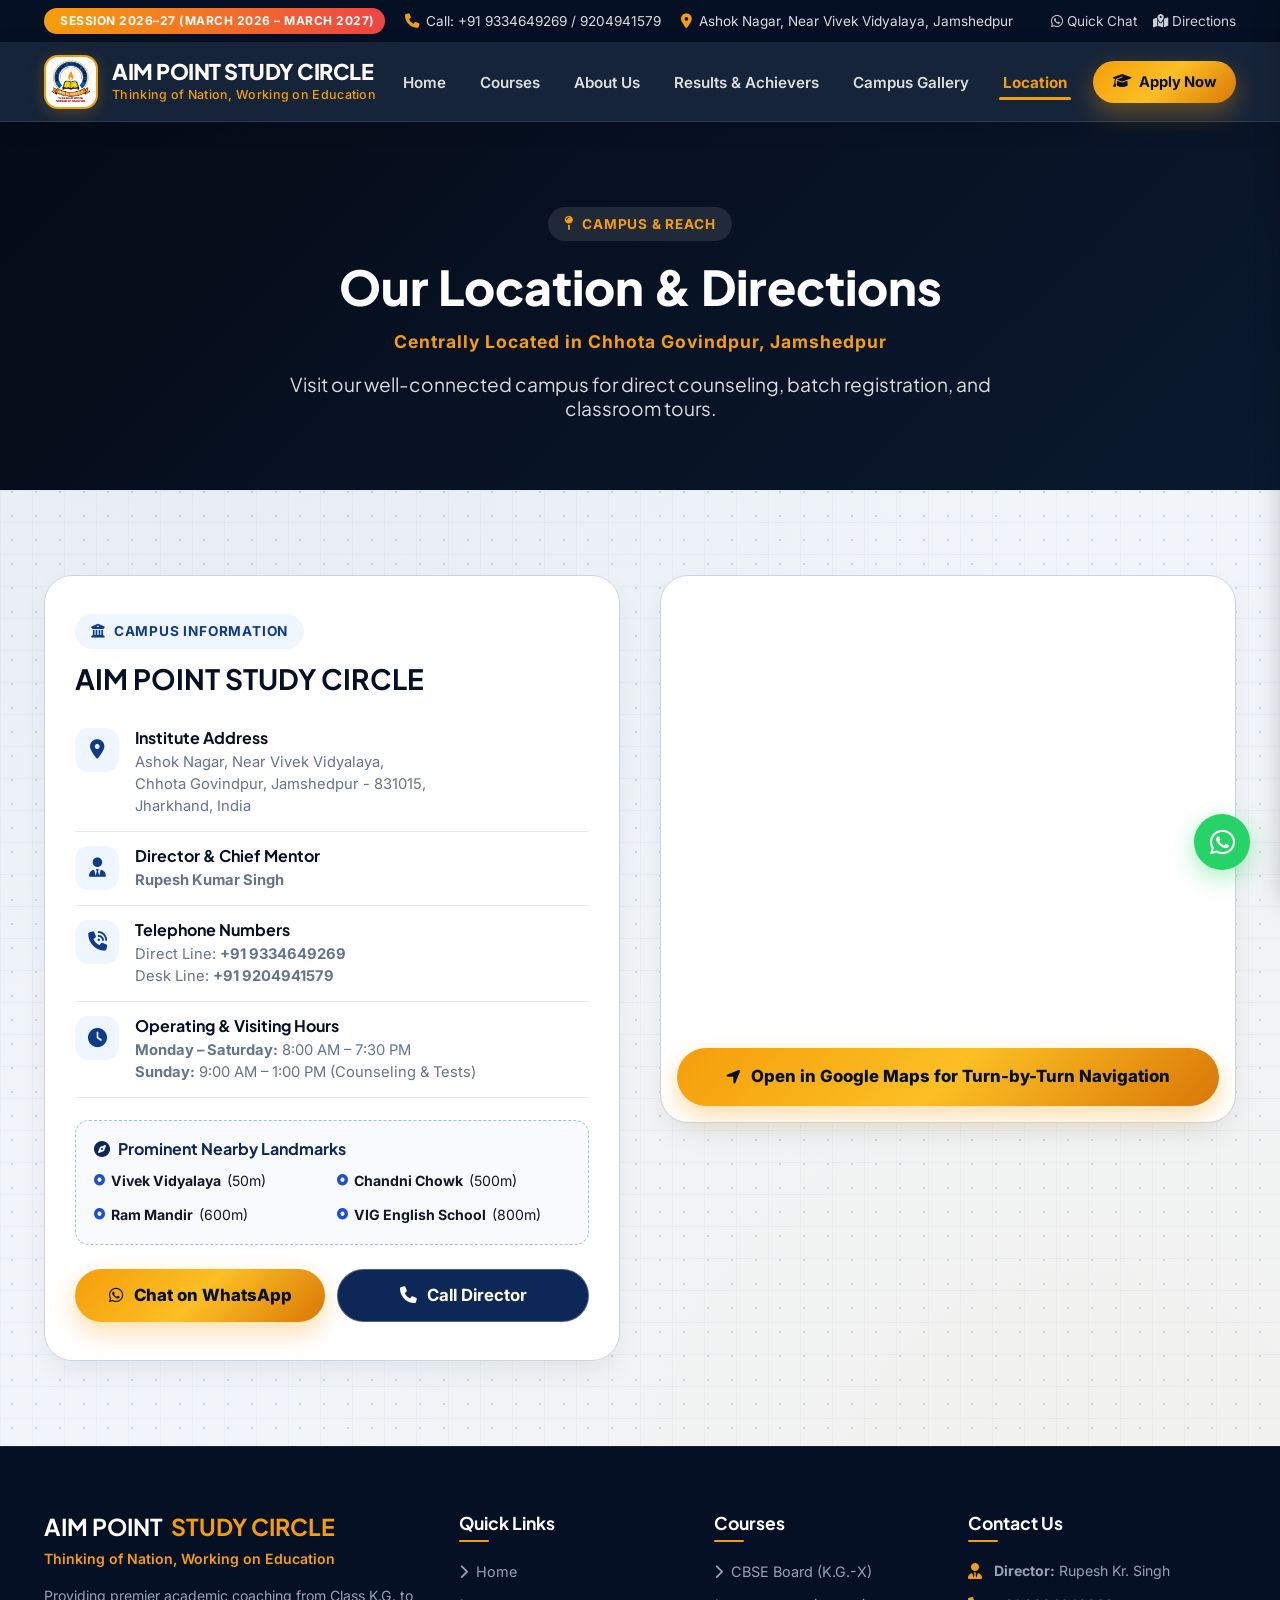
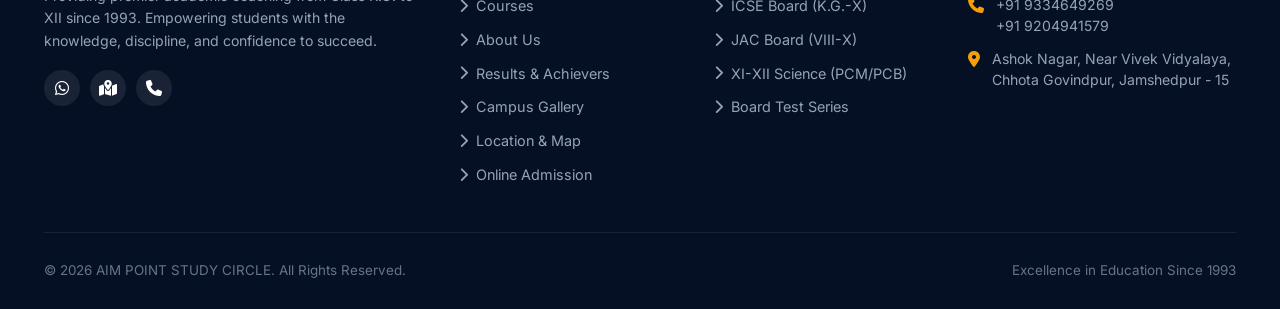
<file: location.html>
<!DOCTYPE html>
<html lang="en">

<head>
    <meta charset="UTF-8">
    <meta name="viewport" content="width=device-width, initial-scale=1.0">
    <title>Location & Campus | AIM POINT STUDY CIRCLE</title>
    <meta name="description" content="Find the location, map, directions, and nearby landmarks for AIM POINT STUDY CIRCLE in Ashok Nagar, Chhota Govindpur, Jamshedpur.">

    <!-- Google Fonts -->
    <link rel="preconnect" href="https://fonts.googleapis.com">
    <link rel="preconnect" href="https://fonts.gstatic.com" crossorigin>
    <link href="https://fonts.googleapis.com/css2?family=Inter:wght@300;400;500;600;700&family=Outfit:wght@400;500;600;700;800;900&family=Plus+Jakarta+Sans:wght@400;500;600;700;800&display=swap" rel="stylesheet">

    <!-- FontAwesome 6 CDN -->
    <link rel="stylesheet" href="https://cdnjs.cloudflare.com/ajax/libs/font-awesome/6.5.1/css/all.min.css">

    <!-- Stylesheet -->
    <link rel="stylesheet" href="style.css">
</head>

<body>

    <!-- ================= TOP INFO BAR ================= -->
    <div class="top-bar">
        <div class="container">
            <div class="top-bar-left">
                <div class="top-bar-item">
                    <span class="admission-badge-pill">
                        <i class="fa-solid fa-sparkles"></i> Session 2026–27 (March 2026 – March 2027)
                    </span>
                </div>
                <div class="top-bar-item">
                    <i class="fa-solid fa-phone"></i>
                    <span>Call: <a href="tel:9334649269">+91 9334649269</a> / <a href="tel:9204941579">9204941579</a></span>
                </div>
                <div class="top-bar-item">
                    <i class="fa-solid fa-location-dot"></i>
                    <span>Ashok Nagar, Near Vivek Vidyalaya, Jamshedpur</span>
                </div>
            </div>
            <div class="top-bar-right">
                <a href="https://wa.me/919334649269" target="_blank" title="WhatsApp Chat">
                    <i class="fa-brands fa-whatsapp"></i> Quick Chat
                </a>
                <a href="location.html" title="Get Directions">
                    <i class="fa-solid fa-map-location-dot"></i> Directions
                </a>
            </div>
        </div>
    </div>

    <!-- ================= STICKY HEADER & NAVBAR ================= -->
    <header>
        <div class="container">
            <nav class="navbar">
                <a href="index.html" class="logo-section">
                    <div class="logo-container">
                        <img src="logo.png" alt="Aim Point Logo">
                    </div>
                    <div class="logo-text">
                        <h1>AIM POINT <span>STUDY CIRCLE</span></h1>
                        <p>Thinking of Nation, Working on Education</p>
                    </div>
                </a>

                <ul class="nav-menu">
                    <li><a href="index.html">Home</a></li>
                    <li><a href="courses.html">Courses</a></li>
                    <li><a href="about.html">About Us</a></li>
                    <li><a href="results.html">Results & Achievers</a></li>
                    <li><a href="gallery.html">Campus Gallery</a></li>
                    <li class="active"><a href="location.html">Location</a></li>
                </ul>

                <div class="nav-actions">
                    <a href="admission.html" class="btn-header-join">
                        <i class="fa-solid fa-graduation-cap"></i> Apply Now
                    </a>
                    <button class="mobile-toggle" aria-label="Toggle navigation">
                        <i class="fa-solid fa-bars-staggered"></i>
                    </button>
                </div>
            </nav>
        </div>
    </header>

    <!-- ================= MOBILE DRAWER ================= -->
    <div class="mobile-drawer-overlay"></div>
    <div class="mobile-drawer">
        <div>
            <div class="mobile-drawer-header">
                <div class="logo-text">
                    <h1 style="font-size: 1.15rem; color: #fff;">AIM POINT</h1>
                    <p style="font-size: 0.72rem; color: var(--accent-gold);">STUDY CIRCLE</p>
                </div>
                <button class="mobile-drawer-close" aria-label="Close menu">
                    <i class="fa-solid fa-xmark"></i>
                </button>
            </div>
            <ul class="mobile-nav-links">
                <li><a href="index.html"><i class="fa-solid fa-house"></i> Home</a></li>
                <li><a href="courses.html"><i class="fa-solid fa-book-open"></i> Courses</a></li>
                <li><a href="about.html"><i class="fa-solid fa-school"></i> About Us</a></li>
                <li><a href="results.html"><i class="fa-solid fa-trophy"></i> Results</a></li>
                <li><a href="gallery.html"><i class="fa-solid fa-images"></i> Campus Gallery</a></li>
                <li class="active"><a href="location.html"><i class="fa-solid fa-map-pin"></i> Location</a></li>
            </ul>
        </div>
        <div class="mobile-drawer-footer">
            <a href="admission.html" class="btn-primary" style="width: 100%; justify-content: center; padding: 12px;">
                <i class="fa-solid fa-user-plus"></i> Join / Admission
            </a>
        </div>
    </div>

    <!-- ================= LOCATION HERO ================= -->
    <section class="about-hero">
        <div class="container">
            <div class="section-pill" style="background: rgba(255,255,255,0.1); color: var(--accent-gold); margin: 0 auto 16px auto;">
                <i class="fa-solid fa-map-pin"></i> Campus & Reach
            </div>
            <h1>Our Location & Directions</h1>
            <p class="estd">Centrally Located in Chhota Govindpur, Jamshedpur</p>
            <h2>
                Visit our well-connected campus for direct counseling, batch registration, and classroom tours.
            </h2>
        </div>
    </section>

    <!-- ================= MAIN LOCATION SECTION ================= -->
    <section class="location-section">
        <div class="container">
            <div class="location-grid">

                <!-- Left: Contact and Info Card -->
                <div class="contact-details-card">
                    <div class="section-pill" style="margin-bottom: 12px;">
                        <i class="fa-solid fa-building-columns"></i> Campus Information
                    </div>
                    <h2>AIM POINT STUDY CIRCLE</h2>

                    <div class="contact-row-item">
                        <div class="contact-icon-box">
                            <i class="fa-solid fa-location-dot"></i>
                        </div>
                        <div class="contact-row-text">
                            <h4>Institute Address</h4>
                            <p>
                                Ashok Nagar, Near Vivek Vidyalaya,<br>
                                Chhota Govindpur, Jamshedpur - 831015,<br>
                                Jharkhand, India
                            </p>
                        </div>
                    </div>

                    <div class="contact-row-item">
                        <div class="contact-icon-box">
                            <i class="fa-solid fa-user-tie"></i>
                        </div>
                        <div class="contact-row-text">
                            <h4>Director & Chief Mentor</h4>
                            <p><strong>Rupesh Kumar Singh</strong></p>
                        </div>
                    </div>

                    <div class="contact-row-item">
                        <div class="contact-icon-box">
                            <i class="fa-solid fa-phone-volume"></i>
                        </div>
                        <div class="contact-row-text">
                            <h4>Telephone Numbers</h4>
                            <p>
                                Direct Line: <a href="tel:9334649269"><strong>+91 9334649269</strong></a><br>
                                Desk Line: <a href="tel:9204941579"><strong>+91 9204941579</strong></a>
                            </p>
                        </div>
                    </div>

                    <div class="contact-row-item">
                        <div class="contact-icon-box">
                            <i class="fa-solid fa-clock"></i>
                        </div>
                        <div class="contact-row-text">
                            <h4>Operating & Visiting Hours</h4>
                            <p>
                                <strong>Monday – Saturday:</strong> 8:00 AM – 7:30 PM<br>
                                <strong>Sunday:</strong> 9:00 AM – 1:00 PM (Counseling & Tests)
                            </p>
                        </div>
                    </div>

                    <!-- Landmark Highlights -->
                    <div class="landmarks-box">
                        <h4><i class="fa-solid fa-compass"></i> Prominent Nearby Landmarks</h4>
                        <ul class="landmark-list">
                            <li><i class="fa-solid fa-circle-dot" style="color: var(--primary-500); font-size: 0.7rem;"></i> <strong>Vivek Vidyalaya</strong> (50m)</li>
                            <li><i class="fa-solid fa-circle-dot" style="color: var(--primary-500); font-size: 0.7rem;"></i> <strong>Chandni Chowk</strong> (500m)</li>
                            <li><i class="fa-solid fa-circle-dot" style="color: var(--primary-500); font-size: 0.7rem;"></i> <strong>Ram Mandir</strong> (600m)</li>
                            <li><i class="fa-solid fa-circle-dot" style="color: var(--primary-500); font-size: 0.7rem;"></i> <strong>VIG English School</strong> (800m)</li>
                        </ul>
                    </div>

                    <div style="display: flex; gap: 12px; margin-top: 24px; flex-wrap: wrap;">
                        <a href="https://wa.me/919334649269" target="_blank" class="btn-primary" style="flex: 1; text-align: center; justify-content: center; padding: 12px;">
                            <i class="fa-brands fa-whatsapp"></i> Chat on WhatsApp
                        </a>
                        <a href="tel:9334649269" class="btn-secondary" style="flex: 1; text-align: center; justify-content: center; padding: 12px; background: var(--primary-700); color: #fff;">
                            <i class="fa-solid fa-phone"></i> Call Director
                        </a>
                    </div>
                </div>

                <!-- Right: Interactive Map Card -->
                <div class="map-wrapper">
                    <div class="map-container">
                        <iframe
                            src="https://maps.google.com/maps?q=AIM%20POINT%20STUDY%20CIRCLE%20Jamshedpur&t=&z=15&ie=UTF8&iwloc=&output=embed"
                            loading="lazy"
                            title="Aim Point Study Circle Google Map Location">
                        </iframe>
                    </div>
                    <div class="map-cta">
                        <a href="https://www.google.com/maps/place/AIM+POINT+STUDY+CIRCLE/@22.7509601,86.2523213,732m/data=!3m2!1e3!4b1!4m6!3m5!1s0x39f5fd03a6f4a045:0xabd806382bf07965!8m2!3d22.7509552!4d86.2548962!16s%2Fg%2F11vt6xbpjf"
                            target="_blank"
                            class="btn-primary"
                            style="width: 100%; justify-content: center;">
                            <i class="fa-solid fa-location-arrow"></i> Open in Google Maps for Turn-by-Turn Navigation
                        </a>
                    </div>
                </div>

            </div>
        </div>
    </section>

    <!-- ================= FOOTER ================= -->
    <footer>
        <div class="container">
            <div class="footer-grid">
                <div class="footer-brand">
                    <h2>AIM POINT <span>STUDY CIRCLE</span></h2>
                    <p class="tagline">Thinking of Nation, Working on Education</p>
                    <p class="desc">
                        Providing premier academic coaching from Class K.G. to XII since 1993. Empowering students with the knowledge, discipline, and confidence to succeed.
                    </p>
                    <div class="footer-socials">
                        <a href="https://wa.me/919334649269" class="footer-social-btn" target="_blank" title="WhatsApp"><i class="fa-brands fa-whatsapp"></i></a>
                        <a href="location.html" class="footer-social-btn" title="Location"><i class="fa-solid fa-map-location-dot"></i></a>
                        <a href="tel:9334649269" class="footer-social-btn" title="Call"><i class="fa-solid fa-phone"></i></a>
                    </div>
                </div>

                <div class="footer-col">
                    <h3>Quick Links</h3>
                    <ul class="footer-links">
                        <li><a href="index.html"><i class="fa-solid fa-chevron-right"></i> Home</a></li>
                        <li><a href="courses.html"><i class="fa-solid fa-chevron-right"></i> Courses</a></li>
                        <li><a href="about.html"><i class="fa-solid fa-chevron-right"></i> About Us</a></li>
                        <li><a href="results.html"><i class="fa-solid fa-chevron-right"></i> Results & Achievers</a></li>
                        <li><a href="gallery.html"><i class="fa-solid fa-chevron-right"></i> Campus Gallery</a></li>
                        <li><a href="location.html"><i class="fa-solid fa-chevron-right"></i> Location & Map</a></li>
                        <li><a href="admission.html"><i class="fa-solid fa-chevron-right"></i> Online Admission</a></li>
                    </ul>
                </div>

                <div class="footer-col">
                    <h3>Courses</h3>
                    <ul class="footer-links">
                        <li><a href="courses.html"><i class="fa-solid fa-chevron-right"></i> CBSE Board (K.G.-X)</a></li>
                        <li><a href="courses.html"><i class="fa-solid fa-chevron-right"></i> ICSE Board (K.G.-X)</a></li>
                        <li><a href="courses.html"><i class="fa-solid fa-chevron-right"></i> JAC Board (VIII-X)</a></li>
                        <li><a href="courses.html"><i class="fa-solid fa-chevron-right"></i> XI-XII Science (PCM/PCB)</a></li>
                        <li><a href="courses.html"><i class="fa-solid fa-chevron-right"></i> Board Test Series</a></li>
                    </ul>
                </div>

                <div class="footer-col">
                    <h3>Contact Us</h3>
                    <div class="footer-contact-info">
                        <div class="footer-contact-item">
                            <i class="fa-solid fa-user-tie"></i>
                            <div><strong>Director:</strong> Rupesh Kr. Singh</div>
                        </div>
                        <div class="footer-contact-item">
                            <i class="fa-solid fa-phone"></i>
                            <div><a href="tel:9334649269">+91 9334649269</a><br><a href="tel:9204941579">+91 9204941579</a></div>
                        </div>
                        <div class="footer-contact-item">
                            <i class="fa-solid fa-location-dot"></i>
                            <div>Ashok Nagar, Near Vivek Vidyalaya, Chhota Govindpur, Jamshedpur - 15</div>
                        </div>
                    </div>
                </div>
            </div>

            <div class="footer-bottom">
                <div>© 2026 AIM POINT STUDY CIRCLE. All Rights Reserved.</div>
                <div>Excellence in Education Since 1993</div>
            </div>
        </div>
    </footer>

    <!-- Floating WhatsApp Action -->
    <a href="https://wa.me/919334649269?text=Hello%20Aim%20Point%2C%20I%20am%20looking%20for%20directions%20to%20your%20campus." class="whatsapp-float" target="_blank" title="Chat on WhatsApp">
        <i class="fa-brands fa-whatsapp"></i>
    </a>

    <!-- Back To Top Button -->
    <a href="#" class="back-to-top" title="Scroll to top">
        <i class="fa-solid fa-arrow-up"></i>
    </a>

    <!-- Scripts -->
    <script src="script.js"></script>
</body>

</html>
</file>
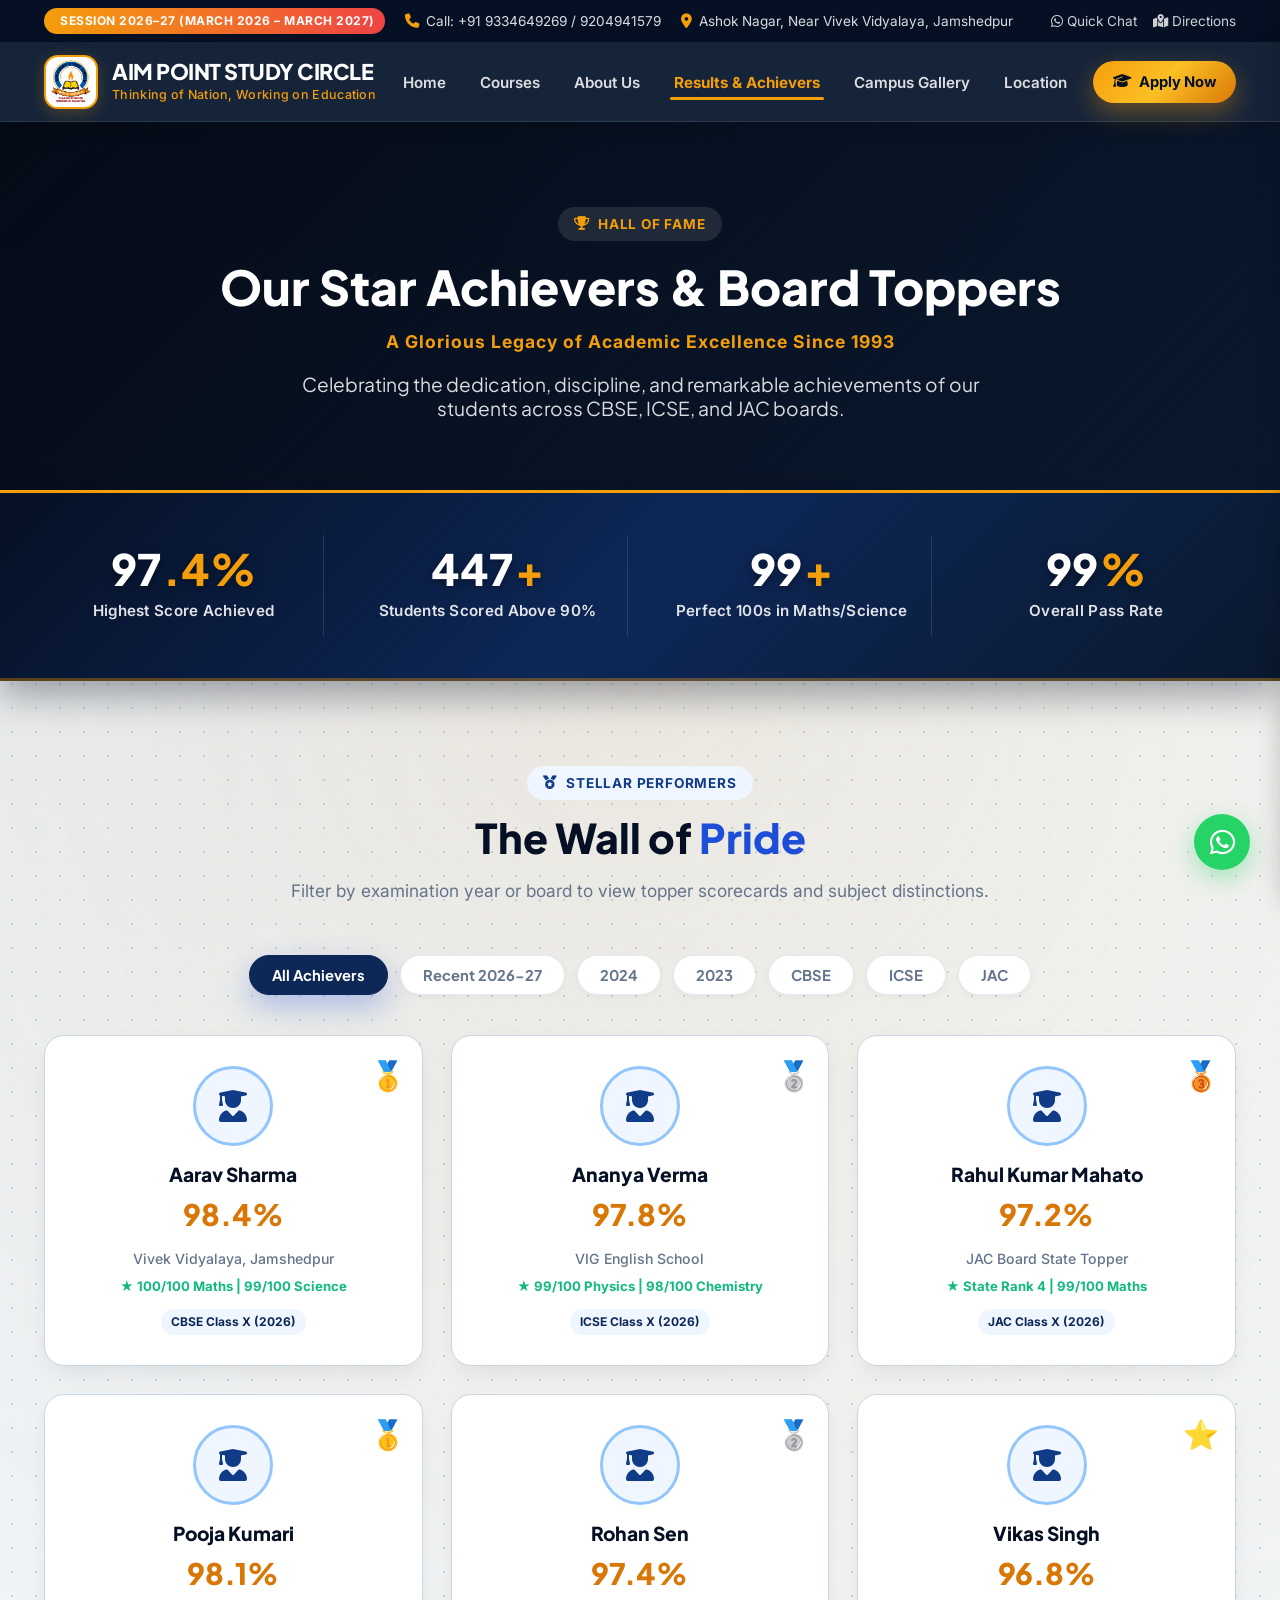
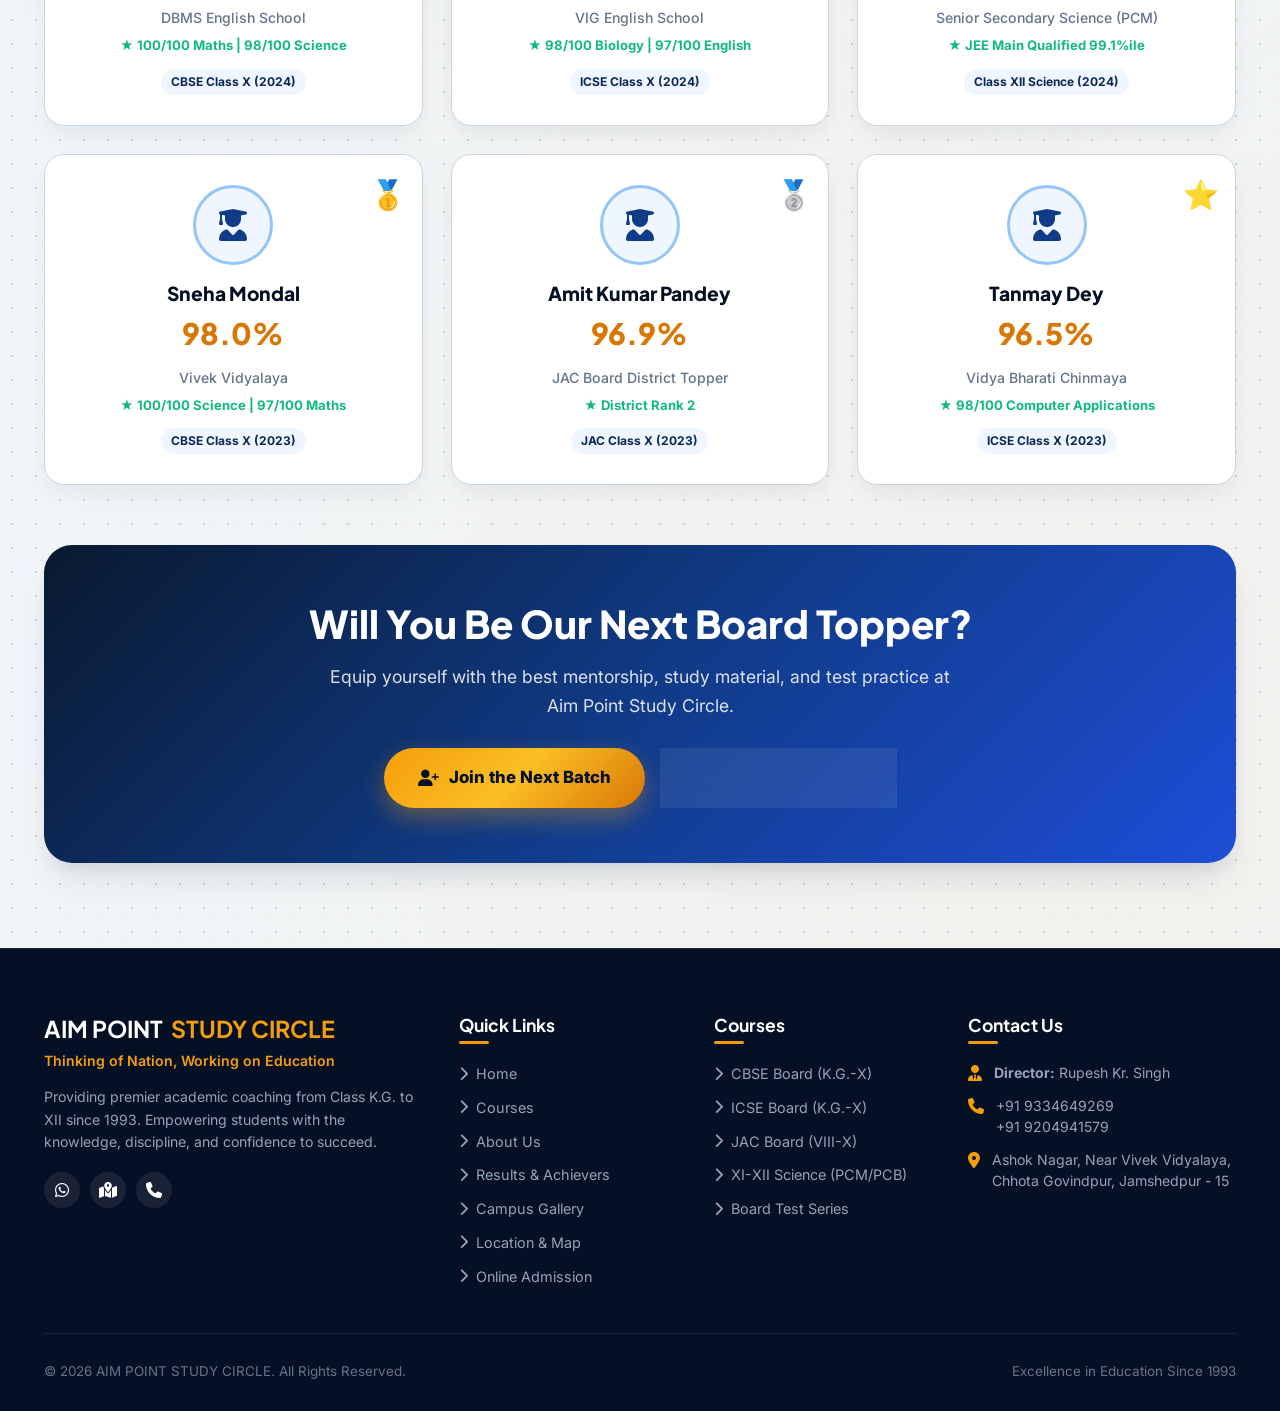
<file: results.html>
<!DOCTYPE html>
<html lang="en">

<head>
    <meta charset="UTF-8">
    <meta name="viewport" content="width=device-width, initial-scale=1.0">
    <title>Results & Hall of Fame | AIM POINT STUDY CIRCLE</title>
    <meta name="description" content="Explore the outstanding board results, toppers, and state rankers created by AIM POINT STUDY CIRCLE Jamshedpur since 1993.">

    <!-- Google Fonts -->
    <link rel="preconnect" href="https://fonts.googleapis.com">
    <link rel="preconnect" href="https://fonts.gstatic.com" crossorigin>
    <link href="https://fonts.googleapis.com/css2?family=Inter:wght@300;400;500;600;700&family=Outfit:wght@400;500;600;700;800;900&family=Plus+Jakarta+Sans:wght@400;500;600;700;800&display=swap" rel="stylesheet">

    <!-- FontAwesome 6 CDN -->
    <link rel="stylesheet" href="https://cdnjs.cloudflare.com/ajax/libs/font-awesome/6.5.1/css/all.min.css">

    <!-- Stylesheet -->
    <link rel="stylesheet" href="style.css">
</head>

<body>

    <!-- ================= TOP INFO BAR ================= -->
    <div class="top-bar">
        <div class="container">
            <div class="top-bar-left">
                <div class="top-bar-item">
                    <span class="admission-badge-pill">
                        <i class="fa-solid fa-sparkles"></i> Session 2026–27 (March 2026 – March 2027)
                    </span>
                </div>
                <div class="top-bar-item">
                    <i class="fa-solid fa-phone"></i>
                    <span>Call: <a href="tel:9334649269">+91 9334649269</a> / <a href="tel:9204941579">9204941579</a></span>
                </div>
                <div class="top-bar-item">
                    <i class="fa-solid fa-location-dot"></i>
                    <span>Ashok Nagar, Near Vivek Vidyalaya, Jamshedpur</span>
                </div>
            </div>
            <div class="top-bar-right">
                <a href="https://wa.me/919334649269" target="_blank" title="WhatsApp Chat">
                    <i class="fa-brands fa-whatsapp"></i> Quick Chat
                </a>
                <a href="location.html" title="Get Directions">
                    <i class="fa-solid fa-map-location-dot"></i> Directions
                </a>
            </div>
        </div>
    </div>

    <!-- ================= STICKY HEADER & NAVBAR ================= -->
    <header>
        <div class="container">
            <nav class="navbar">
                <a href="index.html" class="logo-section">
                    <div class="logo-container">
                        <img src="logo.png" alt="Aim Point Logo">
                    </div>
                    <div class="logo-text">
                        <h1>AIM POINT <span>STUDY CIRCLE</span></h1>
                        <p>Thinking of Nation, Working on Education</p>
                    </div>
                </a>

                <ul class="nav-menu">
                    <li><a href="index.html">Home</a></li>
                    <li><a href="courses.html">Courses</a></li>
                    <li><a href="about.html">About Us</a></li>
                    <li class="active"><a href="results.html">Results & Achievers</a></li>
                    <li><a href="gallery.html">Campus Gallery</a></li>
                    <li><a href="location.html">Location</a></li>
                </ul>

                <div class="nav-actions">
                    <a href="admission.html" class="btn-header-join">
                        <i class="fa-solid fa-graduation-cap"></i> Apply Now
                    </a>
                    <button class="mobile-toggle" aria-label="Toggle navigation">
                        <i class="fa-solid fa-bars-staggered"></i>
                    </button>
                </div>
            </nav>
        </div>
    </header>

    <!-- ================= MOBILE DRAWER ================= -->
    <div class="mobile-drawer-overlay"></div>
    <div class="mobile-drawer">
        <div>
            <div class="mobile-drawer-header">
                <div class="logo-text">
                    <h1 style="font-size: 1.15rem; color: #fff;">AIM POINT</h1>
                    <p style="font-size: 0.72rem; color: var(--accent-gold);">STUDY CIRCLE</p>
                </div>
                <button class="mobile-drawer-close" aria-label="Close menu">
                    <i class="fa-solid fa-xmark"></i>
                </button>
            </div>
            <ul class="mobile-nav-links">
                <li><a href="index.html"><i class="fa-solid fa-house"></i> Home</a></li>
                <li><a href="courses.html"><i class="fa-solid fa-book-open"></i> Courses</a></li>
                <li><a href="about.html"><i class="fa-solid fa-school"></i> About Us</a></li>
                <li class="active"><a href="results.html"><i class="fa-solid fa-trophy"></i> Results</a></li>
                <li><a href="gallery.html"><i class="fa-solid fa-images"></i> Campus Gallery</a></li>
                <li><a href="location.html"><i class="fa-solid fa-map-pin"></i> Location</a></li>
            </ul>
        </div>
        <div class="mobile-drawer-footer">
            <a href="admission.html" class="btn-primary" style="width: 100%; justify-content: center; padding: 12px;">
                <i class="fa-solid fa-user-plus"></i> Join / Admission
            </a>
        </div>
    </div>

    <!-- ================= RESULTS HERO ================= -->
    <section class="about-hero">
        <div class="container">
            <div class="section-pill" style="background: rgba(255,255,255,0.1); color: var(--accent-gold); margin: 0 auto 16px auto;">
                <i class="fa-solid fa-trophy"></i> Hall of Fame
            </div>
            <h1>Our Star Achievers & Board Toppers</h1>
            <p class="estd">A Glorious Legacy of Academic Excellence Since 1993</p>
            <h2>
                Celebrating the dedication, discipline, and remarkable achievements of our students across CBSE, ICSE, and JAC boards.
            </h2>
        </div>
    </section>

    <!-- ================= PERFORMANCE SUMMARY METRICS ================= -->
    <div class="stats-section">
        <div class="container">
            <div class="stats-grid">
                <div class="stat-item">
                    <div class="stat-number">
                        <span class="stat-number-value" data-target="98">0</span>
                        <span class="counter-suffix">.4%</span>
                    </div>
                    <div class="stat-label">Highest Score Achieved</div>
                </div>
                <div class="stat-item">
                    <div class="stat-number">
                        <span class="stat-number-value" data-target="450">0</span>
                        <span class="counter-suffix">+</span>
                    </div>
                    <div class="stat-label">Students Scored Above 90%</div>
                </div>
                <div class="stat-item">
                    <div class="stat-number">
                        <span class="stat-number-value" data-target="100">0</span>
                        <span class="counter-suffix">+</span>
                    </div>
                    <div class="stat-label">Perfect 100s in Maths/Science</div>
                </div>
                <div class="stat-item">
                    <div class="stat-number">
                        <span class="stat-number-value" data-target="100">0</span>
                        <span class="counter-suffix">%</span>
                    </div>
                    <div class="stat-label">Overall Pass Rate</div>
                </div>
            </div>
        </div>
    </div>

    <!-- ================= ACHIEVERS GALLERY ================= -->
    <section class="results-section">
        <div class="container">
            <div class="section-header">
                <div class="section-pill">
                    <i class="fa-solid fa-medal"></i> Stellar Performers
                </div>
                <h2 class="section-title">
                    The Wall of <span>Pride</span>
                </h2>
                <p class="section-subtitle">
                    Filter by examination year or board to view topper scorecards and subject distinctions.
                </p>
            </div>

            <!-- Filter Tabs -->
            <div class="courses-filter-tabs">
                <button class="filter-tab-btn active" data-filter="all">All Achievers</button>
                <button class="filter-tab-btn" data-filter="2026">Recent 2026-27</button>
                <button class="filter-tab-btn" data-filter="2024">2024</button>
                <button class="filter-tab-btn" data-filter="2023">2023</button>
                <button class="filter-tab-btn" data-filter="cbse">CBSE</button>
                <button class="filter-tab-btn" data-filter="icse">ICSE</button>
                <button class="filter-tab-btn" data-filter="jac">JAC</button>
            </div>

            <!-- Achievers Grid -->
            <div class="achievers-grid">

                <!-- Topper 1 -->
                <div class="achiever-card" data-category="2026 cbse">
                    <div class="medal-badge">🥇</div>
                    <div class="achiever-avatar">
                        <i class="fa-solid fa-user-graduate"></i>
                    </div>
                    <h3 class="achiever-name">Aarav Sharma</h3>
                    <div class="achiever-score">98.4%</div>
                    <p class="achiever-school">Vivek Vidyalaya, Jamshedpur</p>
                    <div style="font-size: 0.82rem; color: var(--accent-emerald); font-weight: 700; margin-top: 6px;">
                        ★ 100/100 Maths | 99/100 Science
                    </div>
                    <span class="achiever-badge-board">CBSE Class X (2026)</span>
                </div>

                <!-- Topper 2 -->
                <div class="achiever-card" data-category="2026 icse">
                    <div class="medal-badge">🥈</div>
                    <div class="achiever-avatar">
                        <i class="fa-solid fa-user-graduate"></i>
                    </div>
                    <h3 class="achiever-name">Ananya Verma</h3>
                    <div class="achiever-score">97.8%</div>
                    <p class="achiever-school">VIG English School</p>
                    <div style="font-size: 0.82rem; color: var(--accent-emerald); font-weight: 700; margin-top: 6px;">
                        ★ 99/100 Physics | 98/100 Chemistry
                    </div>
                    <span class="achiever-badge-board">ICSE Class X (2026)</span>
                </div>

                <!-- Topper 3 -->
                <div class="achiever-card" data-category="2026 jac">
                    <div class="medal-badge">🥉</div>
                    <div class="achiever-avatar">
                        <i class="fa-solid fa-user-graduate"></i>
                    </div>
                    <h3 class="achiever-name">Rahul Kumar Mahato</h3>
                    <div class="achiever-score">97.2%</div>
                    <p class="achiever-school">JAC Board State Topper</p>
                    <div style="font-size: 0.82rem; color: var(--accent-emerald); font-weight: 700; margin-top: 6px;">
                        ★ State Rank 4 | 99/100 Maths
                    </div>
                    <span class="achiever-badge-board">JAC Class X (2026)</span>
                </div>

                <!-- Topper 4 -->
                <div class="achiever-card" data-category="2024 cbse">
                    <div class="medal-badge">🥇</div>
                    <div class="achiever-avatar">
                        <i class="fa-solid fa-user-graduate"></i>
                    </div>
                    <h3 class="achiever-name">Pooja Kumari</h3>
                    <div class="achiever-score">98.1%</div>
                    <p class="achiever-school">DBMS English School</p>
                    <div style="font-size: 0.82rem; color: var(--accent-emerald); font-weight: 700; margin-top: 6px;">
                        ★ 100/100 Maths | 98/100 Science
                    </div>
                    <span class="achiever-badge-board">CBSE Class X (2024)</span>
                </div>

                <!-- Topper 5 -->
                <div class="achiever-card" data-category="2024 icse">
                    <div class="medal-badge">🥈</div>
                    <div class="achiever-avatar">
                        <i class="fa-solid fa-user-graduate"></i>
                    </div>
                    <h3 class="achiever-name">Rohan Sen</h3>
                    <div class="achiever-score">97.4%</div>
                    <p class="achiever-school">VIG English School</p>
                    <div style="font-size: 0.82rem; color: var(--accent-emerald); font-weight: 700; margin-top: 6px;">
                        ★ 98/100 Biology | 97/100 English
                    </div>
                    <span class="achiever-badge-board">ICSE Class X (2024)</span>
                </div>

                <!-- Topper 6 -->
                <div class="achiever-card" data-category="2024 senior">
                    <div class="medal-badge">⭐</div>
                    <div class="achiever-avatar">
                        <i class="fa-solid fa-user-graduate"></i>
                    </div>
                    <h3 class="achiever-name">Vikas Singh</h3>
                    <div class="achiever-score">96.8%</div>
                    <p class="achiever-school">Senior Secondary Science (PCM)</p>
                    <div style="font-size: 0.82rem; color: var(--accent-emerald); font-weight: 700; margin-top: 6px;">
                        ★ JEE Main Qualified 99.1%ile
                    </div>
                    <span class="achiever-badge-board">Class XII Science (2024)</span>
                </div>

                <!-- Topper 7 -->
                <div class="achiever-card" data-category="2023 cbse">
                    <div class="medal-badge">🥇</div>
                    <div class="achiever-avatar">
                        <i class="fa-solid fa-user-graduate"></i>
                    </div>
                    <h3 class="achiever-name">Sneha Mondal</h3>
                    <div class="achiever-score">98.0%</div>
                    <p class="achiever-school">Vivek Vidyalaya</p>
                    <div style="font-size: 0.82rem; color: var(--accent-emerald); font-weight: 700; margin-top: 6px;">
                        ★ 100/100 Science | 97/100 Maths
                    </div>
                    <span class="achiever-badge-board">CBSE Class X (2023)</span>
                </div>

                <!-- Topper 8 -->
                <div class="achiever-card" data-category="2023 jac">
                    <div class="medal-badge">🥈</div>
                    <div class="achiever-avatar">
                        <i class="fa-solid fa-user-graduate"></i>
                    </div>
                    <h3 class="achiever-name">Amit Kumar Pandey</h3>
                    <div class="achiever-score">96.9%</div>
                    <p class="achiever-school">JAC Board District Topper</p>
                    <div style="font-size: 0.82rem; color: var(--accent-emerald); font-weight: 700; margin-top: 6px;">
                        ★ District Rank 2
                    </div>
                    <span class="achiever-badge-board">JAC Class X (2023)</span>
                </div>

                <!-- Topper 9 -->
                <div class="achiever-card" data-category="2023 icse">
                    <div class="medal-badge">⭐</div>
                    <div class="achiever-avatar">
                        <i class="fa-solid fa-user-graduate"></i>
                    </div>
                    <h3 class="achiever-name">Tanmay Dey</h3>
                    <div class="achiever-score">96.5%</div>
                    <p class="achiever-school">Vidya Bharati Chinmaya</p>
                    <div style="font-size: 0.82rem; color: var(--accent-emerald); font-weight: 700; margin-top: 6px;">
                        ★ 98/100 Computer Applications
                    </div>
                    <span class="achiever-badge-board">ICSE Class X (2023)</span>
                </div>

            </div>

            <!-- CTA Banner -->
            <div class="cta-banner" style="margin-top: 60px;">
                <h2>Will You Be Our Next Board Topper?</h2>
                <p>Equip yourself with the best mentorship, study material, and test practice at Aim Point Study Circle.</p>
                <div class="cta-banner-buttons">
                    <a href="admission.html" class="btn-primary">
                        <i class="fa-solid fa-user-plus"></i> Join the Next Batch
                    </a>
                    <a href="courses.html" class="btn-secondary">
                        <i class="fa-solid fa-book-open"></i> Browse Programs
                    </a>
                </div>
            </div>
        </div>
    </section>

    <!-- ================= FOOTER ================= -->
    <footer>
        <div class="container">
            <div class="footer-grid">
                <div class="footer-brand">
                    <h2>AIM POINT <span>STUDY CIRCLE</span></h2>
                    <p class="tagline">Thinking of Nation, Working on Education</p>
                    <p class="desc">
                        Providing premier academic coaching from Class K.G. to XII since 1993. Empowering students with the knowledge, discipline, and confidence to succeed.
                    </p>
                    <div class="footer-socials">
                        <a href="https://wa.me/919334649269" class="footer-social-btn" target="_blank" title="WhatsApp"><i class="fa-brands fa-whatsapp"></i></a>
                        <a href="location.html" class="footer-social-btn" title="Location"><i class="fa-solid fa-map-location-dot"></i></a>
                        <a href="tel:9334649269" class="footer-social-btn" title="Call"><i class="fa-solid fa-phone"></i></a>
                    </div>
                </div>

                <div class="footer-col">
                    <h3>Quick Links</h3>
                    <ul class="footer-links">
                        <li><a href="index.html"><i class="fa-solid fa-chevron-right"></i> Home</a></li>
                        <li><a href="courses.html"><i class="fa-solid fa-chevron-right"></i> Courses</a></li>
                        <li><a href="about.html"><i class="fa-solid fa-chevron-right"></i> About Us</a></li>
                        <li><a href="results.html"><i class="fa-solid fa-chevron-right"></i> Results & Achievers</a></li>
                        <li><a href="gallery.html"><i class="fa-solid fa-chevron-right"></i> Campus Gallery</a></li>
                        <li><a href="location.html"><i class="fa-solid fa-chevron-right"></i> Location & Map</a></li>
                        <li><a href="admission.html"><i class="fa-solid fa-chevron-right"></i> Online Admission</a></li>
                    </ul>
                </div>

                <div class="footer-col">
                    <h3>Courses</h3>
                    <ul class="footer-links">
                        <li><a href="courses.html"><i class="fa-solid fa-chevron-right"></i> CBSE Board (K.G.-X)</a></li>
                        <li><a href="courses.html"><i class="fa-solid fa-chevron-right"></i> ICSE Board (K.G.-X)</a></li>
                        <li><a href="courses.html"><i class="fa-solid fa-chevron-right"></i> JAC Board (VIII-X)</a></li>
                        <li><a href="courses.html"><i class="fa-solid fa-chevron-right"></i> XI-XII Science (PCM/PCB)</a></li>
                        <li><a href="courses.html"><i class="fa-solid fa-chevron-right"></i> Board Test Series</a></li>
                    </ul>
                </div>

                <div class="footer-col">
                    <h3>Contact Us</h3>
                    <div class="footer-contact-info">
                        <div class="footer-contact-item">
                            <i class="fa-solid fa-user-tie"></i>
                            <div><strong>Director:</strong> Rupesh Kr. Singh</div>
                        </div>
                        <div class="footer-contact-item">
                            <i class="fa-solid fa-phone"></i>
                            <div><a href="tel:9334649269">+91 9334649269</a><br><a href="tel:9204941579">+91 9204941579</a></div>
                        </div>
                        <div class="footer-contact-item">
                            <i class="fa-solid fa-location-dot"></i>
                            <div>Ashok Nagar, Near Vivek Vidyalaya, Chhota Govindpur, Jamshedpur - 15</div>
                        </div>
                    </div>
                </div>
            </div>

            <div class="footer-bottom">
                <div>© 2026 AIM POINT STUDY CIRCLE. All Rights Reserved.</div>
                <div>Excellence in Education Since 1993</div>
            </div>
        </div>
    </footer>

    <!-- Floating WhatsApp Action -->
    <a href="https://wa.me/919334649269?text=Hello%20Aim%20Point%2C%20I%20would%20like%20to%20inquire%20about%20admissions." class="whatsapp-float" target="_blank" title="Chat on WhatsApp">
        <i class="fa-brands fa-whatsapp"></i>
    </a>

    <!-- Back To Top Button -->
    <a href="#" class="back-to-top" title="Scroll to top">
        <i class="fa-solid fa-arrow-up"></i>
    </a>

    <!-- Scripts -->
    <script src="script.js"></script>
</body>

</html>
</file>
<file: style.css>
/* ==========================================================================
   AIM POINT STUDY CIRCLE - MODERN PREMIUM STYLESHEET
   Estd. 1993 • Excellence is Our Tradition
   ========================================================================== */

@import url('https://fonts.googleapis.com/css2?family=Outfit:wght@400;500;600;700;800;900&family=Plus+Jakarta+Sans:wght@400;500;600;700;800&family=Inter:wght@300;400;500;600;700&display=swap');

/* ================= ROOT VARIABLES & DESIGN SYSTEM ================= */
:root {
    --primary-900: #061024;
    --primary-800: #0a192f;
    --primary-700: #0d2757;
    --primary-600: #103b87;
    --primary-500: #1d4ed8;
    --primary-400: #3b82f6;
    --primary-300: #93c5fd;
    --primary-100: #eff6ff;

    --accent-gold: #f59e0b;
    --accent-gold-light: #fef3c7;
    --accent-gold-hover: #d97706;
    --accent-amber: #fbbf24;
    --accent-emerald: #10b981;
    --accent-emerald-light: #ecfdf5;
    --accent-rose: #f43f5e;
    --accent-cyan: #06b6d4;

    --bg-main: #f8fafc;
    --bg-card: #ffffff;
    --bg-card-glass: rgba(255, 255, 255, 0.85);
    --bg-dark-glass: rgba(10, 25, 47, 0.85);
    --text-main: #0f172a;
    --text-muted: #64748b;
    --text-light: #94a3b8;
    --border-light: rgba(226, 232, 240, 0.9);
    --border-glass: rgba(255, 255, 255, 0.3);

    --grad-primary: linear-gradient(135deg, #0a192f 0%, #103b87 50%, #1d4ed8 100%);
    --grad-primary-dark: linear-gradient(135deg, #050b17 0%, #0a192f 100%);
    --grad-gold: linear-gradient(135deg, #f59e0b 0%, #fbbf24 50%, #d97706 100%);
    --grad-accent: linear-gradient(135deg, #1d4ed8 0%, #06b6d4 100%);
    --grad-card: linear-gradient(180deg, rgba(255, 255, 255, 0.9) 0%, rgba(248, 250, 252, 0.95) 100%);
    --grad-surface: linear-gradient(180deg, #f8fafc 0%, #edf2f7 100%);

    --shadow-sm: 0 2px 8px -1px rgba(0, 0, 0, 0.05);
    --shadow-md: 0 10px 25px -5px rgba(10, 25, 47, 0.08), 0 8px 10px -6px rgba(10, 25, 47, 0.04);
    --shadow-lg: 0 20px 35px -10px rgba(10, 25, 47, 0.12), 0 10px 15px -5px rgba(10, 25, 47, 0.05);
    --shadow-glow-blue: 0 12px 30px rgba(29, 78, 216, 0.3);
    --shadow-glow-gold: 0 10px 25px rgba(245, 158, 11, 0.35);

    --font-heading: 'Plus Jakarta Sans', 'Outfit', sans-serif;
    --font-body: 'Inter', -apple-system, BlinkMacSystemFont, 'Segoe UI', Roboto, sans-serif;

    --radius-sm: 8px;
    --radius-md: 14px;
    --radius-lg: 20px;
    --radius-xl: 28px;
    --radius-full: 9999px;
    --transition-fast: 0.2s cubic-bezier(0.4, 0, 0.2, 1);
    --transition-base: 0.3s cubic-bezier(0.4, 0, 0.2, 1);
    --transition-smooth: 0.4s cubic-bezier(0.16, 1, 0.3, 1);
}

/* ================= RESET & GLOBAL STYLES ================= */
*, *::before, *::after {
    margin: 0;
    padding: 0;
    box-sizing: border-box;
}

html {
    scroll-behavior: smooth;
    font-size: 16px;
}

body {
    font-family: var(--font-body);
    background-color: #f1f5f9;
    background-image: 
        radial-gradient(circle at 15% 15%, rgba(16, 59, 135, 0.05) 0%, transparent 45%),
        radial-gradient(circle at 85% 80%, rgba(245, 158, 11, 0.05) 0%, transparent 45%),
        radial-gradient(#cbd5e1 0.9px, transparent 0.9px);
    background-size: 100% 100%, 100% 100%, 24px 24px;
    color: var(--text-main);
    line-height: 1.65;
    overflow-x: hidden;
    -webkit-font-smoothing: antialiased;
}

h1, h2, h3, h4, h5, h6 {
    font-family: var(--font-heading);
    font-weight: 700;
    color: var(--primary-900);
    line-height: 1.25;
}

a {
    text-decoration: none;
    color: inherit;
    transition: var(--transition-fast);
}

button {
    font-family: var(--font-heading);
    cursor: pointer;
    border: none;
    outline: none;
    transition: var(--transition-base);
}

img {
    max-width: 100%;
    height: auto;
    display: block;
}

ul {
    list-style: none;
}

.container {
    width: 100%;
    max-width: 1240px;
    margin: 0 auto;
    padding: 0 24px;
}

/* ================= TOP INFO BAR ================= */
.top-bar {
    background: var(--primary-900);
    color: rgba(255, 255, 255, 0.85);
    font-size: 0.85rem;
    padding: 8px 0;
    border-bottom: 1px solid rgba(255, 255, 255, 0.08);
}

.top-bar .container {
    display: flex;
    justify-content: space-between;
    align-items: center;
    flex-wrap: wrap;
    gap: 12px;
}

.top-bar-left {
    display: flex;
    align-items: center;
    gap: 20px;
    flex-wrap: wrap;
}

.top-bar-item {
    display: flex;
    align-items: center;
    gap: 7px;
}

.top-bar-item i {
    color: var(--accent-gold);
    font-size: 0.9rem;
}

.top-bar-item a:hover {
    color: var(--accent-gold);
}

.admission-badge-pill {
    background: linear-gradient(90deg, #f59e0b, #ef4444);
    color: #ffffff;
    font-weight: 700;
    font-size: 0.75rem;
    padding: 3px 10px;
    border-radius: var(--radius-full);
    display: inline-flex;
    align-items: center;
    gap: 6px;
    text-transform: uppercase;
    letter-spacing: 0.5px;
    animation: pulseGlow 2s infinite;
}

@keyframes pulseGlow {
    0%, 100% { opacity: 1; transform: scale(1); }
    50% { opacity: 0.9; transform: scale(1.03); }
}

.top-bar-right {
    display: flex;
    align-items: center;
    gap: 16px;
}

.top-bar-right a {
    color: rgba(255, 255, 255, 0.8);
    transition: var(--transition-fast);
}

.top-bar-right a:hover {
    color: var(--accent-gold);
}

/* ================= STICKY HEADER & NAVBAR ================= */
header {
    position: sticky;
    top: 0;
    z-index: 1000;
    background: rgba(10, 25, 47, 0.95);
    backdrop-filter: blur(16px);
    -webkit-backdrop-filter: blur(16px);
    border-bottom: 1px solid rgba(255, 255, 255, 0.1);
    box-shadow: 0 4px 20px rgba(0, 0, 0, 0.15);
    transition: var(--transition-base);
}

header.scrolled {
    background: rgba(6, 16, 36, 0.98);
    box-shadow: 0 8px 30px rgba(0, 0, 0, 0.25);
}

nav {
    padding: 12px 0;
}

.navbar {
    display: flex;
    justify-content: space-between;
    align-items: center;
}

.logo-section {
    display: flex;
    align-items: center;
    gap: 14px;
    text-decoration: none;
}

.logo-container {
    position: relative;
    width: 54px;
    height: 54px;
    border-radius: 14px;
    background: #ffffff;
    display: flex;
    align-items: center;
    justify-content: center;
    padding: 3px;
    box-shadow: 0 4px 15px rgba(245, 158, 11, 0.25);
    border: 2px solid var(--accent-gold);
    overflow: hidden;
}

.logo-container img {
    width: 100%;
    height: 100%;
    object-fit: contain;
    border-radius: 10px;
}

.logo-text h1 {
    font-size: 1.35rem;
    font-weight: 900;
    letter-spacing: -0.5px;
    color: #ffffff;
}

.logo-text p {
    font-size: 0.78rem;
    color: var(--accent-gold);
    font-weight: 500;
    letter-spacing: 0.3px;
}

.nav-menu {
    display: flex;
    align-items: center;
    gap: 26px;
}

.nav-menu li a {
    color: rgba(255, 255, 255, 0.85);
    font-weight: 600;
    font-size: 0.95rem;
    padding: 8px 4px;
    position: relative;
    transition: var(--transition-fast);
}

.nav-menu li a::after {
    content: '';
    position: absolute;
    bottom: 0;
    left: 0;
    width: 0;
    height: 2.5px;
    background: var(--grad-gold);
    border-radius: var(--radius-full);
    transition: var(--transition-base);
}

.nav-menu li a:hover {
    color: #ffffff;
}

.nav-menu li a:hover::after {
    width: 100%;
}

.nav-menu li.active a {
    color: var(--accent-gold);
    font-weight: 700;
}

.nav-menu li.active a::after {
    width: 100%;
    background: var(--accent-gold);
}

.nav-actions {
    display: flex;
    align-items: center;
    gap: 16px;
}

.btn-header-join {
    background: var(--grad-gold);
    color: var(--primary-900);
    font-weight: 700;
    font-size: 0.92rem;
    padding: 9px 20px;
    border-radius: var(--radius-full);
    display: inline-flex;
    align-items: center;
    gap: 8px;
    box-shadow: var(--shadow-glow-gold);
    transition: var(--transition-base);
}

.btn-header-join:hover {
    transform: translateY(-2px);
    box-shadow: 0 12px 30px rgba(245, 158, 11, 0.5);
    color: #000000;
}

/* Mobile Toggle Hamburger */
.mobile-toggle {
    display: none;
    background: transparent;
    border: none;
    color: #ffffff;
    font-size: 1.5rem;
    cursor: pointer;
    padding: 6px;
}

/* Mobile Drawer Overlay */
.mobile-drawer-overlay {
    display: none;
    position: fixed;
    inset: 0;
    background: rgba(0, 0, 0, 0.65);
    backdrop-filter: blur(4px);
    z-index: 1050;
    opacity: 0;
    transition: var(--transition-base);
}

.mobile-drawer-overlay.active {
    display: block;
    opacity: 1;
}

/* Mobile Drawer */
.mobile-drawer {
    position: fixed;
    top: 0;
    right: -320px;
    width: 300px;
    height: 100vh;
    background: var(--primary-900);
    z-index: 1060;
    padding: 30px 24px;
    display: flex;
    flex-direction: column;
    justify-content: space-between;
    transition: var(--transition-smooth);
    box-shadow: -10px 0 30px rgba(0, 0, 0, 0.4);
    border-left: 1px solid rgba(255, 255, 255, 0.1);
}

.mobile-drawer.active {
    right: 0;
}

.mobile-drawer-header {
    display: flex;
    justify-content: space-between;
    align-items: center;
    padding-bottom: 20px;
    border-bottom: 1px solid rgba(255, 255, 255, 0.1);
}

.mobile-drawer-close {
    background: rgba(255, 255, 255, 0.1);
    color: #ffffff;
    border-radius: 50%;
    width: 36px;
    height: 36px;
    display: flex;
    align-items: center;
    justify-content: center;
    font-size: 1.1rem;
}

.mobile-nav-links {
    margin: 24px 0;
    display: flex;
    flex-direction: column;
    gap: 10px;
}

.mobile-nav-links li a {
    display: flex;
    align-items: center;
    gap: 14px;
    padding: 12px 16px;
    border-radius: var(--radius-md);
    color: rgba(255, 255, 255, 0.85);
    font-weight: 600;
    font-size: 1.02rem;
    transition: var(--transition-fast);
}

.mobile-nav-links li a i {
    width: 22px;
    color: var(--accent-gold);
}

.mobile-nav-links li a:hover,
.mobile-nav-links li.active a {
    background: rgba(245, 158, 11, 0.15);
    color: var(--accent-gold);
}

.mobile-drawer-footer {
    padding-top: 20px;
    border-top: 1px solid rgba(255, 255, 255, 0.1);
    display: flex;
    flex-direction: column;
    gap: 14px;
}

/* ================= HERO SECTION (HOME) ================= */
.hero {
    position: relative;
    min-height: calc(100vh - 120px);
    background: radial-gradient(circle at 10% 20%, #103b87 0%, #0a192f 60%, #061024 100%);
    color: #ffffff;
    display: flex;
    align-items: center;
    padding: 70px 0;
    overflow: hidden;
}

.hero::before {
    content: '';
    position: absolute;
    top: -150px;
    right: -100px;
    width: 550px;
    height: 550px;
    background: radial-gradient(circle, rgba(245, 158, 11, 0.16) 0%, rgba(245, 158, 11, 0) 70%);
    border-radius: 50%;
    pointer-events: none;
    z-index: 1;
}

.hero::after {
    content: '';
    position: absolute;
    bottom: -150px;
    left: -100px;
    width: 500px;
    height: 500px;
    background: radial-gradient(circle, rgba(59, 130, 246, 0.22) 0%, rgba(59, 130, 246, 0) 70%);
    border-radius: 50%;
    pointer-events: none;
    z-index: 1;
}

.hero-grid {
    position: relative;
    z-index: 2;
    display: grid;
    grid-template-columns: 1.15fr 0.85fr;
    gap: 50px;
    align-items: center;
}

.hero-content {
    display: flex;
    flex-direction: column;
    gap: 18px;
}

.hero-pill {
    display: inline-flex;
    align-items: center;
    gap: 10px;
    background: rgba(255, 255, 255, 0.08);
    backdrop-filter: blur(10px);
    border: 1px solid rgba(255, 255, 255, 0.18);
    padding: 8px 18px;
    border-radius: var(--radius-full);
    width: fit-content;
    font-size: 0.9rem;
    font-weight: 600;
    color: var(--accent-gold);
    box-shadow: 0 4px 15px rgba(0, 0, 0, 0.1);
}

.hero-title {
    font-size: clamp(2.3rem, 4.2vw, 3.6rem);
    font-weight: 900;
    line-height: 1.15;
    letter-spacing: -1px;
    color: #ffffff;
}

.hero-title .highlight-blue {
    background: linear-gradient(135deg, #60a5fa 0%, #38bdf8 100%);
    -webkit-background-clip: text;
    -webkit-text-fill-color: transparent;
}

.hero-title .highlight-gold {
    background: var(--grad-gold);
    -webkit-background-clip: text;
    -webkit-text-fill-color: transparent;
}

.hero-subtitle {
    font-size: 1.18rem;
    font-weight: 400;
    color: rgba(255, 255, 255, 0.84);
    line-height: 1.6;
}

.board-tags {
    display: flex;
    flex-wrap: wrap;
    gap: 10px;
    margin-top: 4px;
}

.board-tag {
    background: rgba(255, 255, 255, 0.1);
    border: 1px solid rgba(255, 255, 255, 0.15);
    padding: 6px 14px;
    border-radius: var(--radius-md);
    font-size: 0.85rem;
    font-weight: 700;
    color: #ffffff;
    display: flex;
    align-items: center;
    gap: 6px;
}

.board-tag.featured {
    background: rgba(245, 158, 11, 0.18);
    border-color: rgba(245, 158, 11, 0.4);
    color: var(--accent-amber);
}

.hero-buttons {
    display: flex;
    flex-wrap: wrap;
    gap: 16px;
    margin-top: 10px;
}

.btn-primary {
    background: var(--grad-gold);
    color: var(--primary-900);
    font-weight: 800;
    font-size: 1.05rem;
    padding: 15px 34px;
    border-radius: var(--radius-full);
    display: inline-flex;
    align-items: center;
    justify-content: center;
    gap: 10px;
    box-shadow: var(--shadow-glow-gold);
    transition: var(--transition-base);
}

.btn-primary:hover {
    transform: translateY(-3px);
    box-shadow: 0 15px 35px rgba(245, 158, 11, 0.5);
    color: #000000;
}

.btn-secondary {
    background: rgba(255, 255, 255, 0.08);
    backdrop-filter: blur(10px);
    border: 1.5px solid rgba(255, 255, 255, 0.25);
    color: #ffffff;
    font-weight: 700;
    font-size: 1.05rem;
    padding: 15px 30px;
    border-radius: var(--radius-full);
    display: inline-flex;
    align-items: center;
    justify-content: center;
    gap: 10px;
    transition: var(--transition-base);
}

.btn-secondary:hover {
    background: rgba(255, 255, 255, 0.18);
    border-color: #ffffff;
    transform: translateY(-3px);
}

/* Hero Right: Director & Trust Spotlight Card */
.hero-card {
    background: rgba(255, 255, 255, 0.07);
    backdrop-filter: blur(20px);
    -webkit-backdrop-filter: blur(20px);
    border: 1px solid rgba(255, 255, 255, 0.15);
    border-radius: var(--radius-xl);
    padding: 34px 28px;
    box-shadow: 0 25px 50px rgba(0, 0, 0, 0.35);
    position: relative;
    overflow: hidden;
}

.hero-card::before {
    content: '';
    position: absolute;
    top: 0;
    left: 0;
    right: 0;
    height: 4px;
    background: var(--grad-gold);
}

.director-badge-top {
    display: flex;
    align-items: center;
    gap: 14px;
    margin-bottom: 22px;
}

.director-avatar-icon {
    width: 60px;
    height: 60px;
    border-radius: 50%;
    background: var(--grad-gold);
    display: flex;
    align-items: center;
    justify-content: center;
    font-size: 1.6rem;
    color: var(--primary-900);
    box-shadow: 0 4px 15px rgba(245, 158, 11, 0.3);
    overflow: hidden;
    border: 2px solid var(--accent-gold);
    flex-shrink: 0;
}

.director-avatar-icon img {
    width: 100%;
    height: 100%;
    object-fit: cover;
    object-position: center top;
}

.director-info h3 {
    color: #ffffff;
    font-size: 1.3rem;
    margin-bottom: 2px;
}

.director-info p {
    color: var(--accent-gold);
    font-size: 0.9rem;
    font-weight: 600;
}

.hero-card-contacts {
    display: flex;
    flex-direction: column;
    gap: 12px;
    margin-bottom: 22px;
}

.contact-pill {
    display: flex;
    align-items: center;
    gap: 14px;
    background: rgba(255, 255, 255, 0.05);
    border: 1px solid rgba(255, 255, 255, 0.1);
    padding: 12px 16px;
    border-radius: var(--radius-md);
    transition: var(--transition-fast);
}

.contact-pill:hover {
    background: rgba(255, 255, 255, 0.12);
    border-color: rgba(245, 158, 11, 0.4);
    transform: translateX(4px);
}

.contact-pill i {
    font-size: 1.2rem;
    color: var(--accent-gold);
}

.contact-pill .pill-text small {
    display: block;
    font-size: 0.72rem;
    color: var(--text-light);
    text-transform: uppercase;
    letter-spacing: 0.5px;
}

.contact-pill .pill-text strong {
    font-size: 0.98rem;
    color: #ffffff;
}

.hero-card-address {
    background: rgba(0, 0, 0, 0.22);
    border-radius: var(--radius-md);
    padding: 14px 16px;
    display: flex;
    gap: 12px;
    font-size: 0.88rem;
    color: rgba(255, 255, 255, 0.85);
    line-height: 1.5;
}

.hero-card-address i {
    color: var(--accent-gold);
    font-size: 1.2rem;
    margin-top: 2px;
}

/* ================= STATS COUNTER BAR ================= */
.stats-section {
    background: linear-gradient(135deg, #061024 0%, #0d2757 50%, #0a192f 100%);
    padding: 42px 0;
    box-shadow: 0 15px 35px rgba(6, 16, 36, 0.35);
    border-top: 3px solid var(--accent-gold);
    border-bottom: 3px solid rgba(245, 158, 11, 0.35);
    position: relative;
    z-index: 10;
}

.stats-grid {
    display: grid;
    grid-template-columns: repeat(4, 1fr);
    gap: 24px;
}

.stat-item {
    text-align: center;
    padding: 12px;
    border-right: 1px solid rgba(255, 255, 255, 0.12);
}

.stat-item:last-child {
    border-right: none;
}

.stat-number {
    font-family: var(--font-heading);
    font-size: 2.7rem;
    font-weight: 900;
    color: #ffffff;
    line-height: 1;
    margin-bottom: 8px;
    display: flex;
    align-items: center;
    justify-content: center;
    gap: 2px;
    text-shadow: 0 2px 10px rgba(0, 0, 0, 0.4);
}

.stat-number .counter-suffix {
    color: var(--accent-gold);
}

.stat-label {
    font-size: 0.95rem;
    font-weight: 600;
    color: rgba(255, 255, 255, 0.88);
    letter-spacing: 0.3px;
}

/* ================= SECTION COMMON STYLES ================= */
section {
    padding: 85px 0;
}

.section-header {
    text-align: center;
    max-width: 720px;
    margin: 0 auto 50px auto;
}

.section-pill {
    display: inline-flex;
    align-items: center;
    gap: 8px;
    background: var(--primary-100);
    color: var(--primary-600);
    font-weight: 700;
    font-size: 0.85rem;
    padding: 6px 16px;
    border-radius: var(--radius-full);
    text-transform: uppercase;
    letter-spacing: 0.8px;
    margin-bottom: 12px;
}

.section-title {
    font-size: clamp(1.9rem, 3.2vw, 2.6rem);
    font-weight: 800;
    color: var(--primary-900);
    margin-bottom: 14px;
}

.section-title span {
    color: var(--primary-500);
}

.section-subtitle {
    font-size: 1.08rem;
    color: var(--text-muted);
    line-height: 1.6;
}

/* ================= FEATURES / WHY CHOOSE US ================= */
.features-section {
    background: linear-gradient(180deg, #f8faff 0%, #eef4fc 50%, #f8faff 100%);
    position: relative;
    background-image: 
        radial-gradient(circle at 10% 20%, rgba(29, 78, 216, 0.06) 0%, transparent 40%),
        radial-gradient(circle at 90% 80%, rgba(245, 158, 11, 0.06) 0%, transparent 40%),
        linear-gradient(to right, rgba(16, 59, 135, 0.035) 1px, transparent 1px),
        linear-gradient(to bottom, rgba(16, 59, 135, 0.035) 1px, transparent 1px);
    background-size: 100% 100%, 100% 100%, 32px 32px, 32px 32px;
}

.features-grid {
    display: grid;
    grid-template-columns: repeat(3, 1fr);
    gap: 28px;
}

.feature-card {
    background: rgba(255, 255, 255, 0.95);
    backdrop-filter: blur(12px);
    -webkit-backdrop-filter: blur(12px);
    border: 1.5px solid rgba(203, 213, 225, 0.85);
    border-radius: var(--radius-lg);
    padding: 34px 28px;
    transition: var(--transition-base);
    box-shadow: 0 10px 25px -5px rgba(15, 23, 42, 0.07), 0 4px 10px -2px rgba(15, 23, 42, 0.03);
    display: flex;
    flex-direction: column;
    position: relative;
    overflow: hidden;
}

.feature-card::before {
    content: '';
    position: absolute;
    top: 0;
    left: 0;
    width: 100%;
    height: 3.5px;
    background: var(--grad-primary);
    opacity: 0;
    transition: var(--transition-base);
}

.feature-card:hover {
    transform: translateY(-8px);
    box-shadow: 0 20px 35px -10px rgba(16, 59, 135, 0.18), 0 10px 15px -5px rgba(16, 59, 135, 0.08);
    border-color: var(--primary-500);
}

.feature-card:hover::before {
    opacity: 1;
}

.feature-icon-wrapper {
    width: 62px;
    height: 62px;
    border-radius: var(--radius-md);
    background: var(--primary-100);
    color: var(--primary-600);
    display: flex;
    align-items: center;
    justify-content: center;
    font-size: 1.5rem;
    margin-bottom: 20px;
    transition: var(--transition-base);
}

.feature-card:hover .feature-icon-wrapper {
    background: var(--grad-primary);
    color: #ffffff;
    box-shadow: var(--shadow-glow-blue);
    transform: scale(1.06) rotate(3deg);
}

.feature-card h3 {
    font-size: 1.25rem;
    margin-bottom: 10px;
    color: var(--primary-900);
}

.feature-card p {
    color: var(--text-muted);
    font-size: 0.94rem;
    line-height: 1.6;
}

/* ================= COURSES PREVIEW & COURSES PAGE ================= */
.courses-section {
    background: linear-gradient(180deg, #f1f5fa 0%, #e2ebf7 50%, #f1f5fa 100%);
    position: relative;
    background-image: 
        radial-gradient(circle at 50% 10%, rgba(245, 158, 11, 0.06) 0%, transparent 50%),
        radial-gradient(rgba(16, 59, 135, 0.07) 1.2px, transparent 1.2px);
    background-size: 100% 100%, 26px 26px;
}

.courses-filter-tabs {
    display: flex;
    justify-content: center;
    flex-wrap: wrap;
    gap: 12px;
    margin-bottom: 40px;
}

.filter-tab-btn {
    padding: 10px 22px;
    border-radius: var(--radius-full);
    background: #ffffff;
    color: var(--text-muted);
    font-weight: 700;
    font-size: 0.92rem;
    border: 1.5px solid var(--border-light);
    box-shadow: 0 2px 6px rgba(10, 25, 47, 0.04);
    transition: var(--transition-fast);
}

.filter-tab-btn:hover {
    background: var(--primary-100);
    color: var(--primary-600);
    border-color: var(--primary-300);
}

.filter-tab-btn.active {
    background: var(--primary-700);
    color: #ffffff;
    border-color: var(--primary-700);
    box-shadow: var(--shadow-glow-blue);
}

.courses-grid {
    display: grid;
    grid-template-columns: repeat(3, 1fr);
    gap: 30px;
}

.course-card {
    background: #ffffff;
    border-radius: var(--radius-xl);
    border: 2px solid #cbd5e1;
    padding: 30px 26px;
    box-shadow: 0 12px 28px -5px rgba(10, 25, 47, 0.08);
    display: flex;
    flex-direction: column;
    justify-content: space-between;
    transition: var(--transition-base);
    position: relative;
    cursor: pointer;
}

.course-card:hover {
    transform: translateY(-10px);
    box-shadow: 0 20px 40px rgba(245, 158, 11, 0.25), 0 10px 20px rgba(10, 25, 47, 0.08);
    border-color: var(--accent-gold);
    background: linear-gradient(180deg, #ffffff 0%, #fffdf8 100%);
}

.course-header {
    margin-bottom: 20px;
}

.course-board-name {
    font-size: 1.38rem;
    font-weight: 800;
    color: var(--primary-900);
    margin-bottom: 4px;
    line-height: 1.25;
}

.course-classes {
    display: block;
    color: var(--text-muted);
    font-weight: 600;
    font-size: 0.92rem;
    margin-bottom: 12px;
}

.course-badges-row {
    display: flex;
    align-items: center;
    justify-content: space-between;
    flex-wrap: wrap;
    gap: 8px;
    margin-top: 10px;
    padding-bottom: 4px;
}

.batch-tag {
    display: inline-flex;
    align-items: center;
    background: rgba(245, 158, 11, 0.12);
    color: #b45309;
    font-size: 0.76rem;
    font-weight: 800;
    padding: 4px 12px;
    border-radius: var(--radius-full);
    border: 1px solid rgba(245, 158, 11, 0.35);
    letter-spacing: 0.5px;
    text-transform: uppercase;
    white-space: nowrap;
    transition: var(--transition-base);
}

.course-badge {
    position: static;
    display: inline-flex;
    align-items: center;
    background: var(--primary-100);
    color: var(--primary-700);
    font-size: 0.72rem;
    font-weight: 800;
    padding: 4px 10px;
    border-radius: var(--radius-full);
    text-transform: uppercase;
    letter-spacing: 0.5px;
    white-space: nowrap;
    transition: var(--transition-base);
}

.course-card:hover .batch-tag {
    background: rgba(245, 158, 11, 0.22);
    border-color: var(--accent-gold);
    color: var(--primary-900);
}

.course-card:hover .course-badge {
    background: var(--grad-gold);
    color: var(--primary-900);
    box-shadow: 0 2px 8px rgba(245, 158, 11, 0.3);
}

.course-features-list {
    display: flex;
    flex-direction: column;
    gap: 10px;
    margin-bottom: 26px;
}

.course-features-list li {
    display: flex;
    align-items: flex-start;
    gap: 10px;
    font-size: 0.92rem;
    color: var(--text-main);
}

.course-features-list li i {
    color: var(--accent-emerald);
    font-size: 1rem;
    margin-top: 3px;
    flex-shrink: 0;
}

.course-card-footer {
    display: flex;
    align-items: center;
    justify-content: space-between;
    padding-top: 20px;
    border-top: 1px solid var(--border-light);
}

.course-btn-action {
    width: 100%;
    background: var(--primary-700);
    color: #ffffff;
    font-weight: 700;
    font-size: 0.95rem;
    padding: 13px;
    border-radius: var(--radius-md);
    text-align: center;
    display: inline-flex;
    align-items: center;
    justify-content: center;
    gap: 8px;
    transition: var(--transition-base);
}

.course-card:hover .course-btn-action {
    background: var(--grad-gold);
    color: var(--primary-900);
    font-weight: 800;
    box-shadow: var(--shadow-glow-gold);
}

/* ================= DIRECTOR SPOTLIGHT SECTION ================= */
.director-spotlight {
    background: radial-gradient(circle at 10% 20%, #0d2757 0%, #0a192f 100%);
    color: #ffffff;
    position: relative;
    overflow: hidden;
}

.director-grid {
    display: grid;
    grid-template-columns: 0.85fr 1.15fr;
    gap: 50px;
    align-items: center;
}

.director-card-visual {
    background: rgba(255, 255, 255, 0.08);
    backdrop-filter: blur(16px);
    border: 1px solid rgba(255, 255, 255, 0.15);
    border-radius: var(--radius-xl);
    padding: 34px 24px;
    text-align: center;
    box-shadow: 0 20px 40px rgba(0, 0, 0, 0.3);
}

.director-photo-frame {
    width: 100%;
    max-width: 420px;
    height: auto;
    aspect-ratio: 4 / 3;
    border-radius: var(--radius-lg);
    margin: 0 auto 20px auto;
    overflow: hidden;
    border: 3px solid var(--accent-gold);
    box-shadow: 0 12px 35px rgba(0, 0, 0, 0.45);
    background: #0a192f;
    position: relative;
}

.director-photo-frame img {
    width: 100%;
    height: 100%;
    object-fit: cover;
    object-position: center center;
    display: block;
    transition: transform 0.4s ease;
}

.director-photo-frame:hover img {
    transform: scale(1.03);
}

.director-card-visual h3 {
    color: #ffffff;
    font-size: 1.45rem;
    margin-bottom: 4px;
}

.director-card-visual p {
    color: var(--accent-gold);
    font-weight: 600;
    font-size: 0.95rem;
}

.director-badge-tags {
    display: flex;
    justify-content: center;
    gap: 8px;
    margin-top: 16px;
    flex-wrap: wrap;
}

.director-badge-tags span {
    background: rgba(255, 255, 255, 0.1);
    font-size: 0.8rem;
    padding: 4px 12px;
    border-radius: var(--radius-full);
    color: #ffffff;
}

.director-message-content h2 {
    color: #ffffff;
    font-size: 2.1rem;
    margin-bottom: 18px;
}

.director-quote {
    font-size: 1.12rem;
    font-style: italic;
    color: rgba(255, 255, 255, 0.9);
    line-height: 1.8;
    margin-bottom: 20px;
    position: relative;
    padding-left: 20px;
    border-left: 3px solid var(--accent-gold);
}

.director-message-content p {
    color: rgba(255, 255, 255, 0.8);
    font-size: 0.98rem;
    line-height: 1.7;
    margin-bottom: 24px;
}

/* ================= RESULTS HIGHLIGHTS / ACHIEVERS ================= */
.results-section {
    background: linear-gradient(180deg, #edf2f9 0%, #e2eaf6 50%, #edf2f9 100%);
    position: relative;
    background-image: 
        radial-gradient(circle at 50% 0%, rgba(245, 158, 11, 0.09) 0%, transparent 60%),
        radial-gradient(rgba(245, 158, 11, 0.09) 1.2px, transparent 1.2px);
    background-size: 100% 100%, 28px 28px;
}

.achievers-grid {
    display: grid;
    grid-template-columns: repeat(3, 1fr);
    gap: 28px;
}

.achiever-card {
    background: #ffffff;
    border: 1.5px solid #cbd5e1;
    border-radius: var(--radius-lg);
    padding: 30px 24px;
    text-align: center;
    box-shadow: 0 10px 25px -5px rgba(15, 23, 42, 0.08);
    transition: var(--transition-base);
    position: relative;
}

.achiever-card:hover {
    transform: translateY(-8px);
    box-shadow: 0 20px 35px -10px rgba(245, 158, 11, 0.25), 0 10px 15px -5px rgba(10, 25, 47, 0.08);
    border-color: var(--accent-gold);
}

.medal-badge {
    position: absolute;
    top: 16px;
    right: 16px;
    font-size: 1.8rem;
}

.achiever-avatar {
    width: 80px;
    height: 80px;
    border-radius: 50%;
    background: var(--primary-100);
    color: var(--primary-600);
    display: flex;
    align-items: center;
    justify-content: center;
    font-size: 2rem;
    margin: 0 auto 16px auto;
    border: 3px solid var(--primary-300);
}

.achiever-name {
    font-size: 1.2rem;
    font-weight: 800;
    color: var(--primary-900);
    margin-bottom: 4px;
}

.achiever-score {
    font-family: var(--font-heading);
    font-size: 1.85rem;
    font-weight: 900;
    color: var(--accent-gold-hover);
    margin-bottom: 8px;
}

.achiever-school {
    font-size: 0.88rem;
    color: var(--text-muted);
    font-weight: 500;
}

.achiever-badge-board {
    display: inline-block;
    background: var(--primary-100);
    color: var(--primary-700);
    font-size: 0.75rem;
    font-weight: 700;
    padding: 3px 10px;
    border-radius: var(--radius-full);
    margin-top: 12px;
}

/* ================= FAQ SECTION ================= */
.faq-section {
    background: linear-gradient(180deg, #f1f5fa 0%, #e3ecf7 100%);
    background-image: radial-gradient(rgba(100, 116, 139, 0.09) 1px, transparent 1px);
    background-size: 24px 24px;
}

.faq-container {
    max-width: 800px;
    margin: 0 auto;
    display: flex;
    flex-direction: column;
    gap: 14px;
}

.faq-item {
    border: 1.5px solid #cbd5e1;
    border-radius: var(--radius-md);
    overflow: hidden;
    transition: var(--transition-fast);
    background: #ffffff;
    box-shadow: 0 4px 12px rgba(15, 23, 42, 0.04);
}

.faq-item.active {
    border-color: var(--primary-500);
    background: #ffffff;
    box-shadow: 0 8px 20px rgba(16, 59, 135, 0.1);
}

.faq-question {
    padding: 18px 22px;
    font-weight: 700;
    font-size: 1.02rem;
    color: var(--primary-900);
    display: flex;
    justify-content: space-between;
    align-items: center;
    cursor: pointer;
    user-select: none;
}

.faq-question i {
    color: var(--primary-500);
    transition: var(--transition-base);
    font-size: 0.9rem;
}

.faq-item.active .faq-question i {
    transform: rotate(180deg);
}

.faq-answer {
    padding: 0 22px 18px 22px;
    color: var(--text-muted);
    font-size: 0.94rem;
    line-height: 1.7;
    display: none;
}

.faq-item.active .faq-answer {
    display: block;
}

/* ================= CTA BANNER ================= */
.cta-banner {
    background: var(--grad-primary);
    color: #ffffff;
    border-radius: var(--radius-xl);
    padding: 55px 36px;
    text-align: center;
    position: relative;
    overflow: hidden;
    box-shadow: var(--shadow-lg);
    margin: 40px auto 0 auto;
}

.cta-banner h2 {
    color: #ffffff;
    font-size: clamp(1.8rem, 3vw, 2.4rem);
    font-weight: 800;
    margin-bottom: 14px;
}

.cta-banner p {
    font-size: 1.1rem;
    color: rgba(255, 255, 255, 0.85);
    max-width: 650px;
    margin: 0 auto 28px auto;
}

.cta-banner-buttons {
    display: flex;
    justify-content: center;
    gap: 16px;
    flex-wrap: wrap;
}

/* ================= ABOUT PAGE SPECIFIC ================= */
.about-hero {
    background: var(--grad-primary-dark);
    color: #ffffff;
    padding: 85px 0 70px 0;
    text-align: center;
    position: relative;
}

.about-hero h1 {
    color: #ffffff;
    font-size: clamp(2.1rem, 4vw, 3rem);
    font-weight: 900;
    margin-bottom: 10px;
}

.about-hero p.estd {
    color: var(--accent-gold);
    font-size: 1.1rem;
    font-weight: 700;
    letter-spacing: 1px;
    margin-bottom: 16px;
}

.about-hero h2 {
    color: rgba(255, 255, 255, 0.85);
    font-size: 1.2rem;
    font-weight: 400;
    max-width: 750px;
    margin: 0 auto;
}

/* Timeline */
.timeline-section {
    background: linear-gradient(180deg, #f8faff 0%, #eef4fd 50%, #f8faff 100%);
    position: relative;
    background-image: 
        radial-gradient(at 50% 50%, rgba(29, 78, 216, 0.05) 0px, transparent 60%),
        linear-gradient(to right, rgba(16, 59, 135, 0.035) 1px, transparent 1px);
    background-size: 100% 100%, 36px 36px;
}

.timeline {
    position: relative;
    max-width: 850px;
    margin: 0 auto;
    padding: 20px 0;
}

.timeline::after {
    content: '';
    position: absolute;
    width: 3px;
    background: var(--primary-300);
    top: 0;
    bottom: 0;
    left: 50%;
    margin-left: -1.5px;
}

.timeline-item {
    padding: 10px 40px;
    position: relative;
    width: 50%;
}

.timeline-item.left {
    left: 0;
    text-align: right;
}

.timeline-item.right {
    left: 50%;
    text-align: left;
}

.timeline-dot {
    position: absolute;
    width: 20px;
    height: 20px;
    background: var(--accent-gold);
    border: 3px solid #ffffff;
    top: 24px;
    border-radius: 50%;
    z-index: 2;
    box-shadow: 0 0 0 3px var(--primary-500);
}

.timeline-item.left .timeline-dot {
    right: -10px;
}

.timeline-item.right .timeline-dot {
    left: -10px;
}

.timeline-content {
    padding: 22px;
    background: #ffffff;
    border: 1.5px solid #cbd5e1;
    border-radius: var(--radius-md);
    box-shadow: 0 8px 20px -4px rgba(10, 25, 47, 0.06);
    transition: var(--transition-fast);
}

.timeline-content:hover {
    box-shadow: 0 14px 28px -4px rgba(16, 59, 135, 0.14);
    border-color: var(--primary-400);
}

.timeline-year {
    font-weight: 900;
    font-size: 1.25rem;
    color: var(--primary-600);
    margin-bottom: 4px;
}

.timeline-content h3 {
    font-size: 1.1rem;
    margin-bottom: 6px;
    color: var(--primary-900);
}

.timeline-content p {
    color: var(--text-muted);
    font-size: 0.9rem;
}

/* Vision Mission Values Cards */
.vmv-grid {
    display: grid;
    grid-template-columns: repeat(3, 1fr);
    gap: 28px;
}

.vmv-card {
    background: #ffffff;
    border-radius: var(--radius-lg);
    border: 1.5px solid #cbd5e1;
    padding: 34px 26px;
    text-align: center;
    box-shadow: 0 10px 25px -4px rgba(10, 25, 47, 0.06);
    transition: var(--transition-base);
}

.vmv-card:hover {
    transform: translateY(-8px);
    box-shadow: 0 20px 35px -8px rgba(16, 59, 135, 0.15);
    border-color: var(--primary-500);
}

.vmv-icon {
    width: 65px;
    height: 65px;
    border-radius: 50%;
    display: flex;
    align-items: center;
    justify-content: center;
    font-size: 1.7rem;
    margin: 0 auto 18px auto;
}

.vmv-card.vision .vmv-icon {
    background: #eff6ff;
    color: #2563eb;
}

.vmv-card.mission .vmv-icon {
    background: #fef3c7;
    color: #d97706;
}

.vmv-card.values .vmv-icon {
    background: #ecfdf5;
    color: #059669;
}

.vmv-card h3 {
    font-size: 1.35rem;
    margin-bottom: 12px;
}

.vmv-card p {
    color: var(--text-muted);
    font-size: 0.94rem;
    line-height: 1.7;
}

/* ================= LOCATION & CONTACT PAGE ================= */
.location-section {
    background: linear-gradient(180deg, #f1f5f9 0%, #e6effa 100%);
    position: relative;
    background-image: 
        linear-gradient(to right, rgba(16, 59, 135, 0.04) 1px, transparent 1px),
        linear-gradient(to bottom, rgba(16, 59, 135, 0.04) 1px, transparent 1px);
    background-size: 32px 32px;
}

.location-grid {
    display: grid;
    grid-template-columns: 1fr 1fr;
    gap: 40px;
    align-items: flex-start;
}

.contact-details-card {
    background: #ffffff;
    border-radius: var(--radius-xl);
    border: 1.5px solid #cbd5e1;
    padding: 38px 30px;
    box-shadow: 0 12px 30px -5px rgba(10, 25, 47, 0.08);
}

.contact-details-card h2 {
    font-size: 1.75rem;
    margin-bottom: 18px;
    color: var(--primary-900);
}

.contact-row-item {
    display: flex;
    gap: 16px;
    align-items: flex-start;
    padding: 14px 0;
    border-bottom: 1px solid var(--border-light);
}

.contact-row-item:last-child {
    border-bottom: none;
}

.contact-icon-box {
    width: 44px;
    height: 44px;
    border-radius: var(--radius-md);
    background: var(--primary-100);
    color: var(--primary-600);
    display: flex;
    align-items: center;
    justify-content: center;
    font-size: 1.2rem;
    flex-shrink: 0;
}

.contact-row-text h4 {
    font-size: 1rem;
    margin-bottom: 3px;
    color: var(--primary-900);
}

.contact-row-text p, .contact-row-text a {
    color: var(--text-muted);
    font-size: 0.92rem;
    line-height: 1.5;
}

.contact-row-text a:hover {
    color: var(--primary-600);
}

.landmarks-box {
    margin-top: 22px;
    padding: 18px;
    background: var(--bg-main);
    border-radius: var(--radius-md);
    border: 1px dashed var(--primary-300);
}

.landmarks-box h4 {
    font-size: 1rem;
    color: var(--primary-700);
    margin-bottom: 10px;
    display: flex;
    align-items: center;
    gap: 8px;
}

.landmark-list {
    display: grid;
    grid-template-columns: 1fr 1fr;
    gap: 10px;
}

.landmark-list li {
    font-size: 0.88rem;
    color: var(--text-main);
    display: flex;
    align-items: center;
    gap: 6px;
}

.map-wrapper {
    background: #ffffff;
    border-radius: var(--radius-xl);
    border: 1.5px solid #cbd5e1;
    padding: 16px;
    box-shadow: 0 12px 30px -5px rgba(10, 25, 47, 0.08);
}

.map-container {
    width: 100%;
    height: 440px;
    border-radius: var(--radius-lg);
    overflow: hidden;
}

.map-container iframe {
    width: 100%;
    height: 100%;
    border: 0;
}

.map-cta {
    margin-top: 16px;
    text-align: center;
}

/* ================= ADMISSION FORM PAGE ================= */
.admission-page {
    background: linear-gradient(180deg, #f1f5fa 0%, #e2ebf8 50%, #f1f5fa 100%);
    position: relative;
    background-image: 
        radial-gradient(circle at 50% 0%, rgba(245, 158, 11, 0.08) 0%, transparent 50%),
        radial-gradient(rgba(16, 59, 135, 0.07) 1.2px, transparent 1.2px);
    background-size: 100% 100%, 28px 28px;
    padding: 50px 0 90px 0;
}

.admission-container {
    max-width: 880px;
    margin: 0 auto;
    background: #ffffff;
    border-radius: var(--radius-xl);
    box-shadow: 0 20px 50px -10px rgba(10, 25, 47, 0.18);
    border: 2px solid #cbd5e1;
    overflow: hidden;
}

.admission-header {
    background: var(--grad-primary-dark);
    color: #ffffff;
    padding: 36px 28px;
    text-align: center;
    position: relative;
}

.admission-header::after {
    content: '';
    position: absolute;
    bottom: 0;
    left: 0;
    right: 0;
    height: 4px;
    background: var(--grad-gold);
}

.admission-logo-icon {
    width: 60px;
    height: 60px;
    background: #ffffff;
    border-radius: 14px;
    margin: 0 auto 14px auto;
    padding: 4px;
    box-shadow: 0 4px 15px rgba(245, 158, 11, 0.3);
}

.admission-logo-icon img {
    width: 100%;
    height: 100%;
    object-fit: contain;
    border-radius: 10px;
}

.admission-header h1 {
    color: #ffffff;
    font-size: 1.75rem;
    margin-bottom: 4px;
}

.admission-header p {
    color: var(--accent-gold);
    font-weight: 700;
    font-size: 1.05rem;
    letter-spacing: 0.5px;
}

.admission-body {
    padding: 40px;
}

.form-section-title {
    font-size: 1.12rem;
    font-weight: 800;
    color: var(--primary-700);
    display: flex;
    align-items: center;
    gap: 10px;
    margin: 32px 0 18px 0;
    padding-bottom: 8px;
    border-bottom: 2px solid var(--primary-100);
}

.form-section-title:first-child {
    margin-top: 0;
}

.form-section-title i {
    color: var(--accent-gold);
}

.form-grid-2 {
    display: grid;
    grid-template-columns: 1fr 1fr;
    gap: 18px;
    margin-bottom: 16px;
}

.form-grid-3 {
    display: grid;
    grid-template-columns: 1fr 1fr 1fr;
    gap: 18px;
    margin-bottom: 16px;
}

.form-group {
    display: flex;
    flex-direction: column;
    gap: 6px;
    margin-bottom: 16px;
}

.form-group label {
    font-size: 0.88rem;
    font-weight: 600;
    color: var(--text-main);
}

.form-group label span.req {
    color: var(--accent-rose);
}

.form-control {
    width: 100%;
    padding: 11px 15px;
    font-family: var(--font-body);
    font-size: 0.94rem;
    border: 1.5px solid var(--border-light);
    border-radius: var(--radius-md);
    background: #ffffff;
    color: var(--text-main);
    transition: var(--transition-fast);
}

.form-control:focus {
    outline: none;
    border-color: var(--primary-500);
    box-shadow: 0 0 0 3px rgba(37, 99, 235, 0.15);
}

textarea.form-control {
    resize: vertical;
}

.checkbox-grid {
    display: grid;
    grid-template-columns: repeat(auto-fit, minmax(130px, 1fr));
    gap: 10px;
    margin-bottom: 16px;
}

.custom-check-pill {
    display: flex;
    align-items: center;
    gap: 8px;
    padding: 10px 14px;
    background: var(--bg-main);
    border: 1.5px solid var(--border-light);
    border-radius: var(--radius-md);
    font-size: 0.88rem;
    font-weight: 600;
    cursor: pointer;
    transition: var(--transition-fast);
}

.custom-check-pill:hover {
    border-color: var(--primary-400);
    background: var(--primary-100);
}

.photo-upload-box {
    border: 2px dashed var(--primary-300);
    border-radius: var(--radius-md);
    padding: 22px;
    text-align: center;
    background: var(--bg-main);
    cursor: pointer;
    transition: var(--transition-fast);
    position: relative;
}

.photo-upload-box:hover {
    border-color: var(--primary-500);
    background: var(--primary-100);
}

.photo-preview-container {
    display: none;
    margin: 12px auto 0 auto;
    width: 100px;
    height: 120px;
    border-radius: var(--radius-sm);
    overflow: hidden;
    border: 2px solid var(--primary-400);
    box-shadow: var(--shadow-sm);
}

.photo-preview-container img {
    width: 100%;
    height: 100%;
    object-fit: cover;
}

.declaration-card {
    background: var(--primary-100);
    border: 1px solid var(--primary-300);
    border-radius: var(--radius-md);
    padding: 16px 18px;
    margin: 22px 0;
    display: flex;
    gap: 12px;
    align-items: flex-start;
    font-size: 0.9rem;
    color: var(--primary-900);
}

.declaration-card input[type="checkbox"] {
    margin-top: 4px;
    width: 18px;
    height: 18px;
}

.form-submit-btn {
    width: 100%;
    background: var(--grad-primary);
    color: #ffffff;
    font-weight: 800;
    font-size: 1.1rem;
    padding: 16px;
    border-radius: var(--radius-lg);
    display: flex;
    align-items: center;
    justify-content: center;
    gap: 10px;
    box-shadow: var(--shadow-glow-blue);
    margin-top: 10px;
}

.form-submit-btn:hover {
    background: var(--grad-primary-dark);
    transform: translateY(-2px);
    box-shadow: var(--shadow-lg);
}

/* ================= TOAST NOTIFICATIONS ================= */
.toast-container {
    position: fixed;
    top: 24px;
    right: 24px;
    z-index: 9999;
    display: flex;
    flex-direction: column;
    gap: 12px;
    pointer-events: none;
}

.toast {
    pointer-events: auto;
    min-width: 300px;
    max-width: 420px;
    background: #ffffff;
    color: var(--text-main);
    padding: 15px 18px;
    border-radius: var(--radius-md);
    box-shadow: 0 10px 30px rgba(0, 0, 0, 0.2);
    display: flex;
    align-items: center;
    gap: 14px;
    border-left: 5px solid var(--primary-500);
    animation: toastSlideIn 0.35s ease forwards;
    transition: var(--transition-base);
}

.toast.success {
    border-left-color: var(--accent-emerald);
}

.toast.error {
    border-left-color: var(--accent-rose);
}

.toast i {
    font-size: 1.3rem;
}

.toast.success i {
    color: var(--accent-emerald);
}

.toast.error i {
    color: var(--accent-rose);
}

.toast-content h4 {
    font-size: 0.94rem;
    margin-bottom: 2px;
}

.toast-content p {
    font-size: 0.84rem;
    color: var(--text-muted);
}

@keyframes toastSlideIn {
    from {
        opacity: 0;
        transform: translateX(100px);
    }
    to {
        opacity: 1;
        transform: translateX(0);
    }
}

/* ================= FOOTER ================= */
footer {
    background: var(--primary-900);
    color: #ffffff;
    padding: 65px 0 28px 0;
    border-top: 1px solid rgba(255, 255, 255, 0.08);
}

.footer-grid {
    display: grid;
    grid-template-columns: 1.4fr 0.8fr 0.8fr 1fr;
    gap: 40px;
    margin-bottom: 45px;
}

.footer-brand h2 {
    color: #ffffff;
    font-size: 1.45rem;
    margin-bottom: 6px;
    display: flex;
    align-items: center;
    gap: 8px;
}

.footer-brand h2 span {
    color: var(--accent-gold);
}

.footer-brand p.tagline {
    color: var(--accent-gold);
    font-size: 0.88rem;
    font-weight: 600;
    margin-bottom: 14px;
}

.footer-brand p.desc {
    color: var(--text-light);
    font-size: 0.88rem;
    line-height: 1.6;
    margin-bottom: 18px;
}

.footer-socials {
    display: flex;
    gap: 10px;
}

.footer-social-btn {
    width: 36px;
    height: 36px;
    border-radius: 50%;
    background: rgba(255, 255, 255, 0.08);
    color: #ffffff;
    display: flex;
    align-items: center;
    justify-content: center;
    transition: var(--transition-fast);
}

.footer-social-btn:hover {
    background: var(--grad-gold);
    color: var(--primary-900);
    transform: translateY(-3px);
}

.footer-col h3 {
    color: #ffffff;
    font-size: 1.1rem;
    margin-bottom: 18px;
    position: relative;
    padding-bottom: 8px;
}

.footer-col h3::after {
    content: '';
    position: absolute;
    bottom: 0;
    left: 0;
    width: 30px;
    height: 2.5px;
    background: var(--accent-gold);
    border-radius: var(--radius-full);
}

.footer-links {
    display: flex;
    flex-direction: column;
    gap: 10px;
}

.footer-links li a {
    color: var(--text-light);
    font-size: 0.9rem;
    display: flex;
    align-items: center;
    gap: 8px;
    transition: var(--transition-fast);
}

.footer-links li a:hover {
    color: var(--accent-gold);
    transform: translateX(4px);
}

.footer-contact-info {
    display: flex;
    flex-direction: column;
    gap: 12px;
}

.footer-contact-item {
    display: flex;
    gap: 12px;
    color: var(--text-light);
    font-size: 0.88rem;
    line-height: 1.5;
}

.footer-contact-item i {
    color: var(--accent-gold);
    font-size: 1rem;
    margin-top: 3px;
}

.footer-bottom {
    padding-top: 26px;
    border-top: 1px solid rgba(255, 255, 255, 0.08);
    text-align: center;
    display: flex;
    justify-content: space-between;
    align-items: center;
    flex-wrap: wrap;
    gap: 12px;
    color: var(--text-muted);
    font-size: 0.84rem;
}

/* ================= FLOATING WHATSAPP & BACK TO TOP ================= */
.whatsapp-float {
    position: fixed;
    bottom: 30px;
    right: 30px;
    width: 56px;
    height: 56px;
    background: #25d366;
    color: #ffffff;
    border-radius: 50%;
    display: flex;
    align-items: center;
    justify-content: center;
    font-size: 1.8rem;
    box-shadow: 0 8px 25px rgba(37, 211, 102, 0.4);
    z-index: 999;
    transition: var(--transition-base);
    animation: waPulse 2.5s infinite;
}

.whatsapp-float:hover {
    transform: scale(1.1) translateY(-3px);
    box-shadow: 0 12px 30px rgba(37, 211, 102, 0.6);
    color: #ffffff;
}

@keyframes waPulse {
    0%, 100% { box-shadow: 0 0 0 0 rgba(37, 211, 102, 0.7); }
    70% { box-shadow: 0 0 0 16px rgba(37, 211, 102, 0); }
}

.back-to-top {
    position: fixed;
    bottom: 95px;
    right: 34px;
    width: 44px;
    height: 44px;
    background: var(--primary-700);
    color: #ffffff;
    border-radius: 50%;
    display: flex;
    align-items: center;
    justify-content: center;
    font-size: 1rem;
    box-shadow: var(--shadow-md);
    z-index: 998;
    opacity: 0;
    visibility: hidden;
    transition: var(--transition-base);
}

.back-to-top.visible {
    opacity: 1;
    visibility: visible;
}

.back-to-top:hover {
    background: var(--accent-gold);
    color: var(--primary-900);
    transform: translateY(-3px);
}

/* ================= RESPONSIVE MEDIA QUERIES ================= */
@media (max-width: 1024px) {
    .features-grid,
    .courses-grid,
    .achievers-grid,
    .vmv-grid {
        grid-template-columns: repeat(2, 1fr);
    }

    .hero-grid,
    .director-grid,
    .location-grid {
        grid-template-columns: 1fr;
        gap: 40px;
    }

    .footer-grid {
        grid-template-columns: repeat(2, 1fr);
    }
}

@media (max-width: 768px) {
    .top-bar {
        display: none;
    }

    .nav-menu,
    .btn-header-join {
        display: none;
    }

    .mobile-toggle {
        display: block;
    }

    .stats-grid {
        grid-template-columns: repeat(2, 1fr);
    }

    .stat-item:nth-child(2) {
        border-right: none;
    }

    .stat-item {
        border-bottom: 1px solid var(--border-light);
        padding-bottom: 16px;
    }

    .stat-item:nth-last-child(-n+2) {
        border-bottom: none;
    }

    .features-grid,
    .courses-grid,
    .achievers-grid,
    .vmv-grid {
        grid-template-columns: 1fr;
    }

    .timeline::after {
        left: 20px;
    }

    .timeline-item {
        width: 100%;
        padding-left: 50px;
        padding-right: 15px;
    }

    .timeline-item.left,
    .timeline-item.right {
        left: 0;
        text-align: left;
    }

    .timeline-item.left .timeline-dot,
    .timeline-item.right .timeline-dot {
        left: 10px;
    }

    .form-grid-2,
    .form-grid-3 {
        grid-template-columns: 1fr;
    }

    .admission-body {
        padding: 24px;
    }

    .footer-grid {
        grid-template-columns: 1fr;
    }

    .footer-bottom {
        flex-direction: column;
        text-align: center;
    }
}

@media (max-width: 480px) {
    .hero-title {
        font-size: 2.1rem;
    }

    .stat-number {
        font-size: 2.2rem;
    }

    .btn-primary,
    .btn-secondary {
        width: 100%;
    }
}

/* ================= LIVE NOTICE TICKER ================= */
.notice-ticker-banner {
    background: linear-gradient(90deg, #0b1f44 0%, #103b87 50%, #0b1f44 100%);
    color: #ffffff;
    padding: 10px 0;
    font-size: 0.88rem;
    border-bottom: 1px solid rgba(245, 158, 11, 0.3);
    position: relative;
    z-index: 10;
}

.notice-ticker-container {
    display: flex;
    align-items: center;
    gap: 16px;
    overflow: hidden;
}

.ticker-label {
    display: inline-flex;
    align-items: center;
    gap: 8px;
    background: var(--accent-gold);
    color: var(--primary-900);
    font-weight: 800;
    font-size: 0.75rem;
    padding: 4px 12px;
    border-radius: var(--radius-full);
    text-transform: uppercase;
    letter-spacing: 0.5px;
    flex-shrink: 0;
}

.ticker-pulse {
    width: 8px;
    height: 8px;
    background: #ef4444;
    border-radius: 50%;
    animation: pulse 1.5s infinite;
}

.ticker-content {
    white-space: nowrap;
    overflow: hidden;
    text-overflow: ellipsis;
    color: rgba(255, 255, 255, 0.95);
    font-weight: 500;
}

.ticker-content a {
    color: var(--accent-gold);
    text-decoration: underline;
    font-weight: 700;
    margin-left: 8px;
}

/* ================= NOTICE BOARD SECTION ================= */
.notices-section {
    background: linear-gradient(180deg, #f8faff 0%, #edf3fc 100%);
    position: relative;
    background-image: 
        radial-gradient(at 0% 0%, rgba(245, 158, 11, 0.06) 0px, transparent 50%),
        radial-gradient(at 100% 100%, rgba(29, 78, 216, 0.06) 0px, transparent 50%),
        linear-gradient(to right, rgba(203, 213, 225, 0.45) 1px, transparent 1px),
        linear-gradient(to bottom, rgba(203, 213, 225, 0.45) 1px, transparent 1px);
    background-size: 100% 100%, 100% 100%, 30px 30px, 30px 30px;
    padding: 90px 0;
}

.notices-grid {
    display: grid;
    grid-template-columns: repeat(3, 1fr);
    gap: 28px;
    margin-top: 36px;
}

.notice-card {
    background: #ffffff;
    border-radius: var(--radius-xl);
    border: 1.5px solid #cbd5e1;
    padding: 28px;
    box-shadow: 0 10px 25px -5px rgba(10, 25, 47, 0.06);
    display: flex;
    flex-direction: column;
    justify-content: space-between;
    transition: var(--transition-base);
    position: relative;
}

.notice-card:hover {
    transform: translateY(-6px);
    box-shadow: 0 18px 35px -8px rgba(16, 59, 135, 0.15);
    border-color: var(--primary-500);
}

.notice-card-top {
    display: flex;
    align-items: flex-start;
    gap: 16px;
    margin-bottom: 16px;
}

.notice-date-badge {
    background: #f1f5f9;
    border: 1px solid #e2e8f0;
    border-radius: var(--radius-md);
    padding: 8px 12px;
    text-align: center;
    min-width: 60px;
    flex-shrink: 0;
}

.notice-date-day {
    font-size: 1.4rem;
    font-weight: 800;
    color: var(--primary-800);
    line-height: 1;
}

.notice-date-month {
    font-size: 0.72rem;
    font-weight: 700;
    color: var(--accent-gold-hover);
    text-transform: uppercase;
    letter-spacing: 0.5px;
    margin-top: 4px;
}

.notice-meta {
    flex-grow: 1;
}

.notice-priority-pill {
    display: inline-block;
    font-size: 0.7rem;
    font-weight: 800;
    padding: 3px 10px;
    border-radius: var(--radius-full);
    text-transform: uppercase;
    letter-spacing: 0.5px;
    margin-bottom: 6px;
}

.pill-urgent {
    background: #fee2e2;
    color: #b91c1c;
    border: 1px solid rgba(239, 68, 68, 0.3);
}

.pill-academic {
    background: #e0f2fe;
    color: #0369a1;
    border: 1px solid rgba(14, 165, 233, 0.3);
}

.pill-event {
    background: #fef3c7;
    color: #b45309;
    border: 1px solid rgba(245, 158, 11, 0.3);
}

.pill-new {
    background: #dcfce7;
    color: #15803d;
    border: 1px solid rgba(34, 197, 94, 0.3);
}

.notice-card h3 {
    font-size: 1.15rem;
    font-weight: 700;
    color: var(--primary-900);
    line-height: 1.4;
    margin-bottom: 8px;
}

.notice-card p {
    font-size: 0.9rem;
    color: var(--text-muted);
    line-height: 1.6;
    margin-bottom: 20px;
}

.notice-card-link {
    display: inline-flex;
    align-items: center;
    gap: 6px;
    color: var(--primary-600);
    font-weight: 700;
    font-size: 0.9rem;
    padding-top: 14px;
    border-top: 1px solid var(--border-light);
    transition: var(--transition-fast);
}

.notice-card-link:hover {
    color: var(--accent-gold-hover);
    transform: translateX(4px);
}

/* ================= CAMPUS GALLERY SECTION ================= */
.gallery-section {
    background: linear-gradient(180deg, #f8faff 0%, #e9f0fa 100%);
    position: relative;
    background-image: radial-gradient(rgba(16, 59, 135, 0.06) 1.1px, transparent 1.1px);
    background-size: 24px 24px;
    padding: 90px 0;
}

.gallery-grid {
    display: grid;
    grid-template-columns: repeat(3, 1fr);
    gap: 24px;
    margin-top: 36px;
}

.gallery-card {
    border-radius: var(--radius-xl);
    overflow: hidden;
    position: relative;
    aspect-ratio: 4 / 3;
    box-shadow: var(--shadow-sm);
    cursor: pointer;
    background: #0b1f44;
    border: 1px solid var(--border-light);
    transition: var(--transition-base);
}

.gallery-card:hover {
    transform: translateY(-8px);
    box-shadow: 0 16px 36px rgba(10, 25, 47, 0.18);
    border-color: var(--accent-gold);
}

.gallery-card img {
    width: 100%;
    height: 100%;
    object-fit: cover;
    display: block;
    transition: transform 0.6s cubic-bezier(0.16, 1, 0.3, 1);
}

.gallery-card:hover img {
    transform: scale(1.08);
}

.gallery-card-overlay {
    position: absolute;
    inset: 0;
    background: linear-gradient(180deg, rgba(6, 16, 36, 0.1) 0%, rgba(6, 16, 36, 0.85) 100%);
    display: flex;
    flex-direction: column;
    justify-content: space-between;
    padding: 20px;
    opacity: 0.92;
    transition: var(--transition-base);
}

.gallery-card:hover .gallery-card-overlay {
    opacity: 1;
    background: linear-gradient(180deg, rgba(6, 16, 36, 0.2) 0%, rgba(6, 16, 36, 0.95) 100%);
}

.gallery-top-badge {
    align-self: flex-start;
    background: rgba(255, 255, 255, 0.18);
    backdrop-filter: blur(8px);
    color: #ffffff;
    font-size: 0.75rem;
    font-weight: 700;
    padding: 4px 12px;
    border-radius: var(--radius-full);
    border: 1px solid rgba(255, 255, 255, 0.3);
}

.gallery-bottom-info {
    color: #ffffff;
}

.gallery-bottom-info h4 {
    font-size: 1.15rem;
    font-weight: 700;
    margin-bottom: 4px;
    color: #ffffff;
}

.gallery-bottom-info p {
    font-size: 0.84rem;
    color: rgba(255, 255, 255, 0.8);
}

.gallery-zoom-icon {
    position: absolute;
    top: 50%;
    left: 50%;
    transform: translate(-50%, -50%) scale(0.6);
    width: 48px;
    height: 48px;
    background: var(--grad-gold);
    color: var(--primary-900);
    border-radius: 50%;
    display: flex;
    align-items: center;
    justify-content: center;
    font-size: 1.2rem;
    opacity: 0;
    transition: var(--transition-base);
    box-shadow: 0 4px 15px rgba(245, 158, 11, 0.4);
}

.gallery-card:hover .gallery-zoom-icon {
    opacity: 1;
    transform: translate(-50%, -50%) scale(1);
}

/* ================= LIGHTBOX MODAL ================= */
.gallery-lightbox-modal {
    position: fixed;
    inset: 0;
    background: rgba(4, 10, 24, 0.92);
    backdrop-filter: blur(16px);
    -webkit-backdrop-filter: blur(16px);
    z-index: 9999;
    display: none;
    align-items: center;
    justify-content: center;
    padding: 24px;
    opacity: 0;
    transition: opacity 0.3s ease;
}

.gallery-lightbox-modal.active {
    display: flex;
    opacity: 1;
}

.lightbox-dialog {
    max-width: 900px;
    width: 100%;
    background: #061024;
    border-radius: var(--radius-xl);
    border: 1px solid rgba(255, 255, 255, 0.2);
    overflow: hidden;
    box-shadow: 0 25px 60px rgba(0, 0, 0, 0.6);
    position: relative;
    animation: zoomIn 0.3s cubic-bezier(0.16, 1, 0.3, 1);
}

.lightbox-img-wrapper {
    width: 100%;
    max-height: 70vh;
    overflow: hidden;
    background: #000;
    display: flex;
    align-items: center;
    justify-content: center;
}

.lightbox-img-wrapper img {
    max-width: 100%;
    max-height: 70vh;
    object-fit: contain;
}

.lightbox-footer {
    padding: 18px 24px;
    background: rgba(255, 255, 255, 0.05);
    display: flex;
    align-items: center;
    justify-content: space-between;
    border-top: 1px solid rgba(255, 255, 255, 0.1);
    color: #ffffff;
}

.lightbox-caption-title {
    font-size: 1.1rem;
    font-weight: 700;
    color: var(--accent-gold);
}

.lightbox-caption-desc {
    font-size: 0.85rem;
    color: rgba(255, 255, 255, 0.75);
    margin-top: 2px;
}

.lightbox-close-btn {
    position: absolute;
    top: 16px;
    right: 16px;
    width: 40px;
    height: 40px;
    background: rgba(0, 0, 0, 0.6);
    border: 1px solid rgba(255, 255, 255, 0.3);
    color: #ffffff;
    border-radius: 50%;
    display: flex;
    align-items: center;
    justify-content: center;
    font-size: 1.2rem;
    cursor: pointer;
    transition: var(--transition-fast);
    z-index: 10;
}

.lightbox-close-btn:hover {
    background: var(--accent-gold);
    color: var(--primary-900);
    transform: scale(1.1);
}

@keyframes zoomIn {
    from {
        opacity: 0;
        transform: scale(0.92);
    }
    to {
        opacity: 1;
        transform: scale(1);
    }
}

@media (max-width: 1024px) {
    .notices-grid,
    .gallery-grid {
        grid-template-columns: repeat(2, 1fr);
    }
}

@media (max-width: 768px) {
    .notices-grid,
    .gallery-grid {
        grid-template-columns: 1fr;
    }
}
</file>
